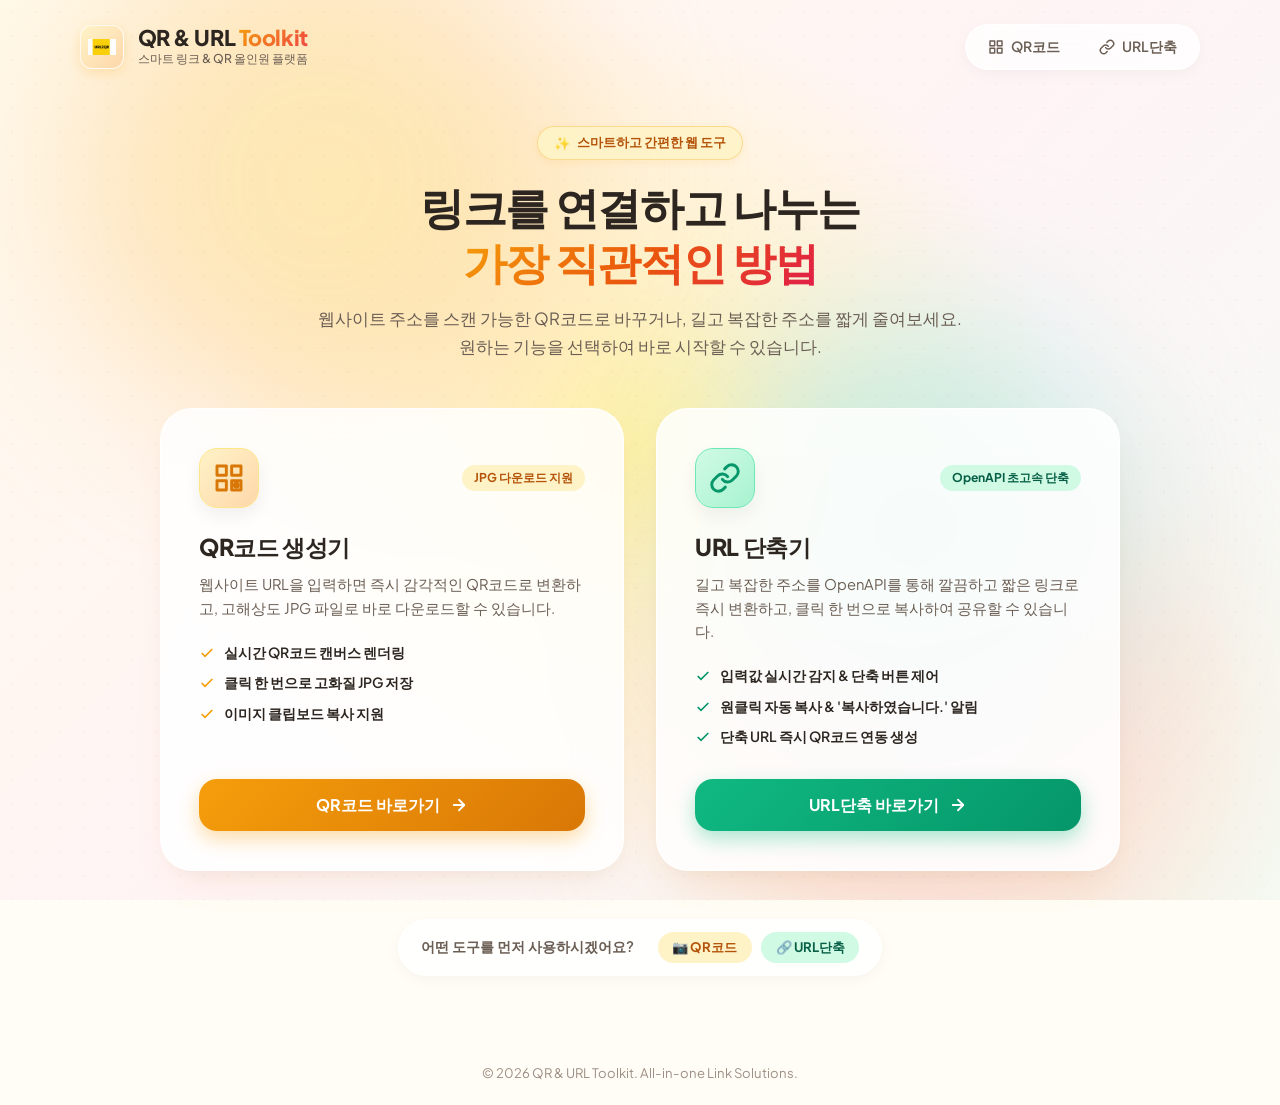
<file: index.html>
<!DOCTYPE html>
<html lang="ko">
<head>
  <meta charset="UTF-8">
  <meta name="viewport" content="width=device-width, initial-scale=1.0">
  <title>QR & URL 스마트 툴킷 - QR코드 생성 및 URL 단축 서비스</title>
  <meta name="description" content="URL을 예쁜 QR코드로 변환하고 JPG로 다운로드하거나, 복잡하고 긴 URL을 짧고 깔끔하게 단축해 주는 올인원 링크 유틸리티 서비스입니다.">
  
  <!-- Open Graph -->
  <meta property="og:title" content="QR & URL 스마트 툴킷">
  <meta property="og:description" content="QR코드 생성과 URL단축을 한 곳에서 빠르고 스마트하게!">
  <meta property="og:type" content="website">

  <!-- Google Fonts -->
  <link rel="preconnect" href="https://fonts.googleapis.com">
  <link rel="preconnect" href="https://fonts.gstatic.com" crossorigin>
  <link href="https://fonts.googleapis.com/css2?family=Plus+Jakarta+Sans:wght@400;500;600;700;800&family=Pretendard:wght@400;500;600;700;800&display=swap" rel="stylesheet">

  <!-- Favicon -->
  <link rel="icon" type="image/png" href="img/logo.png">

  <!-- Stylesheet -->
  <link rel="stylesheet" href="css/style.css">
</head>
<body>

  <!-- Ambient Dynamic Gradient Background Elements -->
  <div class="ambient-background" id="ambientBg" aria-hidden="true">
    <div class="ambient-orb orb-1"></div>
    <div class="ambient-orb orb-2"></div>
    <div class="ambient-orb orb-3"></div>
    <div class="orb-mouse-aura" id="mouseAura"></div>
  </div>
  <div class="pattern-overlay" aria-hidden="true"></div>

  <!-- Header Section -->
  <header class="app-header">
    <a href="index.html" class="logo-container" title="메인 홈으로">
      <div class="logo-badge">
        <img src="img/logo.png" alt="QR & URL Toolkit 로고">
      </div>
      <div class="brand-text-wrap">
        <h1 class="brand-title">QR & URL <span class="highlight">Toolkit</span></h1>
        <span class="brand-desc">스마트 링크 & QR 올인원 플랫폼</span>
      </div>
    </a>

    <!-- Top Quick Switcher Buttons -->
    <nav class="nav-switch-group" aria-label="메인 빠른 이동">
      <a href="url2qr/index.html" class="nav-btn" id="topBtnQr" title="QR코드 생성기로 이동">
        <svg width="16" height="16" viewBox="0 0 24 24" fill="none" stroke="currentColor" stroke-width="2.2" stroke-linecap="round" stroke-linejoin="round">
          <rect x="3" y="3" width="7" height="7"></rect>
          <rect x="14" y="3" width="7" height="7"></rect>
          <rect x="14" y="14" width="7" height="7"></rect>
          <rect x="3" y="14" width="7" height="7"></rect>
        </svg>
        <span>QR코드</span>
      </a>
      <a href="urlShort/index.html" class="nav-btn" id="topBtnShort" title="URL단축 서비스로 이동">
        <svg width="16" height="16" viewBox="0 0 24 24" fill="none" stroke="currentColor" stroke-width="2.2" stroke-linecap="round" stroke-linejoin="round">
          <path d="M10 13a5 5 0 0 0 7.54.54l3-3a5 5 0 0 0-7.07-7.07l-1.72 1.71"></path>
          <path d="M14 11a5 5 0 0 0-7.54-.54l-3 3a5 5 0 0 0 7.07 7.07l1.71-1.71"></path>
        </svg>
        <span>URL단축</span>
      </a>
    </nav>
  </header>

  <!-- Main Hero & Service Selection -->
  <main class="main-wrapper">
    <div class="hub-container">
      
      <!-- Hero Header -->
      <section class="hero-section">
        <div class="hero-badge">
          <span>✨</span>
          <span>스마트하고 간편한 웹 도구</span>
        </div>
        <h2 class="hero-title">
          링크를 연결하고 나누는<br>
          <span class="gradient-text">가장 직관적인 방법</span>
        </h2>
        <p class="hero-subtitle">
          웹사이트 주소를 스캔 가능한 QR코드로 바꾸거나, 길고 복잡한 주소를 짧게 줄여보세요.<br>
          원하는 기능을 선택하여 바로 시작할 수 있습니다.
        </p>
      </section>

      <!-- 1, 2, 3: Service Cards Selection Grid with Buttons -->
      <section class="cards-grid" aria-label="서비스 선택">
        
        <!-- Card 1: QR코드 생성기 (연결: url2qr/index.html) -->
        <div class="service-card" id="cardQr">
          <div class="card-glow" aria-hidden="true"></div>
          
          <div class="card-top">
            <div class="service-icon qr-icon-theme">
              <svg width="32" height="32" viewBox="0 0 24 24" fill="none" stroke="currentColor" stroke-width="2.2" stroke-linecap="round" stroke-linejoin="round">
                <rect x="3" y="3" width="7" height="7"></rect>
                <rect x="14" y="3" width="7" height="7"></rect>
                <rect x="14" y="14" width="7" height="7"></rect>
                <rect x="3" y="14" width="7" height="7"></rect>
                <circle cx="17.5" cy="17.5" r="1.5" fill="currentColor"></circle>
              </svg>
            </div>
            <span class="card-pill">JPG 다운로드 지원</span>
          </div>

          <div class="card-body">
            <h3 class="card-title">QR코드 생성기</h3>
            <p class="card-desc">
              웹사이트 URL을 입력하면 즉시 감각적인 QR코드로 변환하고, 고해상도 JPG 파일로 바로 다운로드할 수 있습니다.
            </p>
            <ul class="feature-checklist">
              <li>
                <svg width="16" height="16" viewBox="0 0 24 24" fill="none" stroke="#f59e0b" stroke-width="2.5"><polyline points="20 6 9 17 4 12"></polyline></svg>
                <span>실시간 QR코드 캔버스 렌더링</span>
              </li>
              <li>
                <svg width="16" height="16" viewBox="0 0 24 24" fill="none" stroke="#f59e0b" stroke-width="2.5"><polyline points="20 6 9 17 4 12"></polyline></svg>
                <span>클릭 한 번으로 고화질 JPG 저장</span>
              </li>
              <li>
                <svg width="16" height="16" viewBox="0 0 24 24" fill="none" stroke="#f59e0b" stroke-width="2.5"><polyline points="20 6 9 17 4 12"></polyline></svg>
                <span>이미지 클립보드 복사 지원</span>
              </li>
            </ul>
          </div>

          <!-- 1 & 2: 'QR코드' 버튼 (url2qr/index.html 연결) -->
          <div class="card-footer">
            <a href="url2qr/index.html" class="btn-card-action btn-qr-action" id="btnGoQr" title="QR코드 생성기로 이동">
              <span>QR코드 바로가기</span>
              <svg width="18" height="18" viewBox="0 0 24 24" fill="none" stroke="currentColor" stroke-width="2.4" stroke-linecap="round" stroke-linejoin="round">
                <line x1="5" y1="12" x2="19" y2="12"></line>
                <polyline points="12 5 19 12 12 19"></polyline>
              </svg>
            </a>
          </div>
        </div>

        <!-- Card 2: URL 단축기 (연결: urlShort/index.html) -->
        <div class="service-card" id="cardShort">
          <div class="card-glow" aria-hidden="true"></div>
          
          <div class="card-top">
            <div class="service-icon short-icon-theme">
              <svg width="32" height="32" viewBox="0 0 24 24" fill="none" stroke="currentColor" stroke-width="2.2" stroke-linecap="round" stroke-linejoin="round">
                <path d="M10 13a5 5 0 0 0 7.54.54l3-3a5 5 0 0 0-7.07-7.07l-1.72 1.71"></path>
                <path d="M14 11a5 5 0 0 0-7.54-.54l-3 3a5 5 0 0 0 7.07 7.07l1.71-1.71"></path>
              </svg>
            </div>
            <span class="card-pill pill-cyan">OpenAPI 초고속 단축</span>
          </div>

          <div class="card-body">
            <h3 class="card-title">URL 단축기</h3>
            <p class="card-desc">
              길고 복잡한 주소를 OpenAPI를 통해 깔끔하고 짧은 링크로 즉시 변환하고, 클릭 한 번으로 복사하여 공유할 수 있습니다.
            </p>
            <ul class="feature-checklist">
              <li>
                <svg width="16" height="16" viewBox="0 0 24 24" fill="none" stroke="#059669" stroke-width="2.5"><polyline points="20 6 9 17 4 12"></polyline></svg>
                <span>입력값 실시간 감지 & 단축 버튼 제어</span>
              </li>
              <li>
                <svg width="16" height="16" viewBox="0 0 24 24" fill="none" stroke="#059669" stroke-width="2.5"><polyline points="20 6 9 17 4 12"></polyline></svg>
                <span>원클릭 자동 복사 & '복사하였습니다.' 알림</span>
              </li>
              <li>
                <svg width="16" height="16" viewBox="0 0 24 24" fill="none" stroke="#059669" stroke-width="2.5"><polyline points="20 6 9 17 4 12"></polyline></svg>
                <span>단축 URL 즉시 QR코드 연동 생성</span>
              </li>
            </ul>
          </div>

          <!-- 1 & 3: 'URL단축' 버튼 (urlShort/index.html 연결) -->
          <div class="card-footer">
            <a href="urlShort/index.html" class="btn-card-action btn-short-action" id="btnGoShort" title="URL 단축 서비스로 이동">
              <span>URL단축 바로가기</span>
              <svg width="18" height="18" viewBox="0 0 24 24" fill="none" stroke="currentColor" stroke-width="2.4" stroke-linecap="round" stroke-linejoin="round">
                <line x1="5" y1="12" x2="19" y2="12"></line>
                <polyline points="12 5 19 12 12 19"></polyline>
              </svg>
            </a>
          </div>
        </div>

      </section>

      <!-- Quick Action Floating Bar -->
      <div class="bottom-action-bar">
        <span>어떤 도구를 먼저 사용하시겠어요?</span>
        <div class="action-btn-row">
          <a href="url2qr/index.html" class="quick-link-btn qr-theme">
            <span>📷 QR코드</span>
          </a>
          <a href="urlShort/index.html" class="quick-link-btn short-theme">
            <span>🔗 URL단축</span>
          </a>
        </div>
      </div>

    </div>
  </main>

  <!-- Footer -->
  <footer class="app-footer">
    <p>© 2026 QR & URL Toolkit. All-in-one Link Solutions.</p>
  </footer>

  <!-- Scripts -->
  <script src="js/main.js"></script>
</body>
</html>
</file>
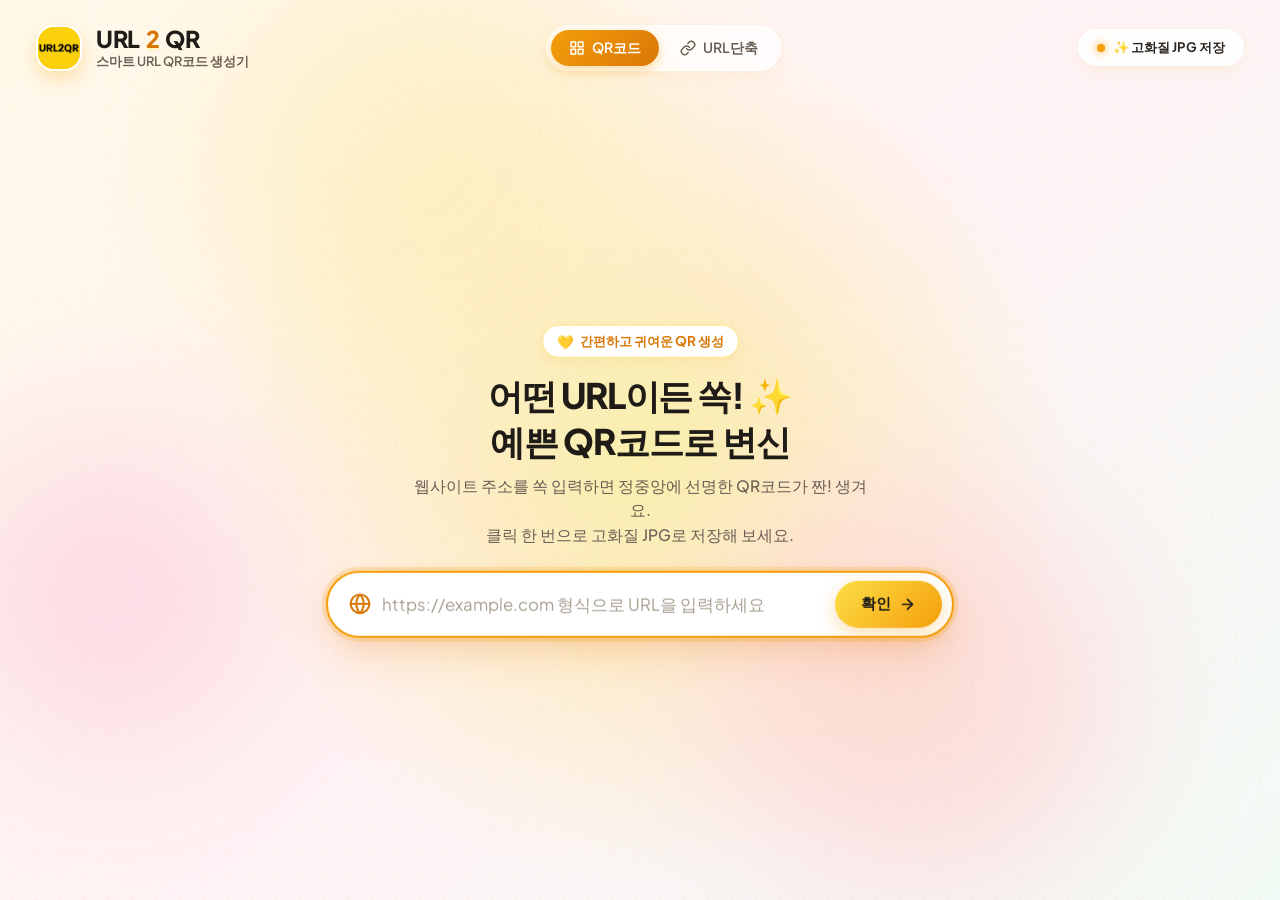
<file: url2qr/index.html>
<!DOCTYPE html>
<html lang="ko">
<head>
  <meta charset="UTF-8">
  <meta name="viewport" content="width=device-width, initial-scale=1.0">
  <title>URL2QR - 스마트한 URL QR코드 생성 및 JPG 다운로드</title>
  <meta name="description" content="URL을 입력하면 즉시 감각적인 QR코드로 변환하고, 클릭 한 번으로 고해상도 JPG 파일로 다운로드할 수 있는 QR코드 웹 서비스입니다.">
  
  <!-- Open Graph -->
  <meta property="og:title" content="URL2QR - 심플하고 빠른 QR코드 생성기">
  <meta property="og:description" content="원하는 웹사이트 주소를 간편하게 QR코드로 변환하고 고화질 JPG로 저장하세요.">
  <meta property="og:type" content="website">

  <!-- Google Fonts -->
  <link rel="preconnect" href="https://fonts.googleapis.com">
  <link rel="preconnect" href="https://fonts.gstatic.com" crossorigin>
  <link href="https://fonts.googleapis.com/css2?family=Plus+Jakarta+Sans:wght@400;500;600;700;800&display=swap" rel="stylesheet">

  <!-- Favicon -->
  <link rel="icon" type="image/png" href="img/logo.png">

  <!-- Stylesheet -->
  <link rel="stylesheet" href="css/style.css">
</head>
<body>

  <!-- Ambient Cute Gradient Background Elements -->
  <div class="ambient-background" id="ambientBg" aria-hidden="true">
    <div class="ambient-orb orb-1"></div>
    <div class="ambient-orb orb-2"></div>
    <div class="ambient-orb orb-3"></div>
    <div class="orb-mouse-aura" id="mouseAura"></div>
  </div>
  <div class="pattern-overlay" aria-hidden="true"></div>

  <!-- Header Section -->
  <header class="app-header">
    <a href="../index.html" class="logo-container" id="logoReloadBtn" title="메인 허브로 이동">
      <div class="logo-badge">
        <img src="img/logo.png" alt="URL2QR 로고">
      </div>
      <div class="brand-text-wrap">
        <h1 class="brand-title">URL<span class="highlight">2</span>QR</h1>
        <span class="brand-desc">스마트 URL QR코드 생성기</span>
      </div>
    </a>

    <!-- Navigation Switcher Buttons -->
    <nav class="nav-switch-group" aria-label="서비스 전환">
      <a href="index.html" class="nav-btn active" id="navBtnQr" title="현재 서비스: QR코드" aria-current="page">
        <svg width="16" height="16" viewBox="0 0 24 24" fill="none" stroke="currentColor" stroke-width="2.2" stroke-linecap="round" stroke-linejoin="round">
          <rect x="3" y="3" width="7" height="7"></rect>
          <rect x="14" y="3" width="7" height="7"></rect>
          <rect x="14" y="14" width="7" height="7"></rect>
          <rect x="3" y="14" width="7" height="7"></rect>
        </svg>
        <span>QR코드</span>
      </a>
      <a href="../urlShort/index.html" class="nav-btn" id="navBtnShort" title="URL단축 서비스로 이동">
        <svg width="16" height="16" viewBox="0 0 24 24" fill="none" stroke="currentColor" stroke-width="2.2" stroke-linecap="round" stroke-linejoin="round">
          <path d="M10 13a5 5 0 0 0 7.54.54l3-3a5 5 0 0 0-7.07-7.07l-1.72 1.71"></path>
          <path d="M14 11a5 5 0 0 0-7.54-.54l-3 3a5 5 0 0 0 7.07 7.07l1.71-1.71"></path>
        </svg>
        <span>URL단축</span>
      </a>
    </nav>

    <div class="header-status-badge">
      <span class="status-dot"></span>
      <span>✨ 고화질 JPG 저장</span>
    </div>
  </header>

  <!-- Main Workspace -->
  <main class="main-wrapper">
    <!-- QR Display Stage (Centered) -->
    <div class="stage-container" id="stageContainer">
      
      <!-- QR Card Container (Reveals when QR is generated) -->
      <section class="qr-card-container" id="qrCardContainer" aria-live="polite">
        <div class="qr-card">
          <!-- Card Header: Target URL Chip -->
          <div class="qr-card-header">
            <div class="target-url-chip" title="생성된 URL">
              <svg width="15" height="15" viewBox="0 0 24 24" fill="none" stroke="currentColor" stroke-width="2.2" stroke-linecap="round" stroke-linejoin="round">
                <path d="M10 13a5 5 0 0 0 7.54.54l3-3a5 5 0 0 0-7.07-7.07l-1.72 1.71"></path>
                <path d="M14 11a5 5 0 0 0-7.54-.54l-3 3a5 5 0 0 0 7.07 7.07l1.71-1.71"></path>
              </svg>
              <span class="target-url-text" id="targetUrlDisplay">https://example.com</span>
              <button type="button" class="btn-chip-copy" id="btnCopyUrl" title="URL 주소 복사" aria-label="URL 주소 복사">
                <svg width="13" height="13" viewBox="0 0 24 24" fill="none" stroke="currentColor" stroke-width="2" stroke-linecap="round" stroke-linejoin="round">
                  <rect x="9" y="9" width="13" height="13" rx="2" ry="2"></rect>
                  <path d="M5 15H4a2 2 0 0 1-2-2V4a2 2 0 0 1 2-2h9a2 2 0 0 1 2 2v1"></path>
                </svg>
              </button>
            </div>
            <span class="badge-format">JPG</span>
          </div>

          <!-- Interactive QR Code Element (Click to Download) -->
          <div class="qr-interactive-frame" id="qrInteractiveFrame" role="button" tabindex="0" title="클릭하여 고화질 JPG로 다운로드" aria-label="QR코드 클릭하여 JPG 다운로드">
            <div class="qr-canvas-holder" id="qrCanvasContainer">
              <!-- QRCode.js renders canvas here -->
            </div>
            
            <!-- Hover Action Overlay -->
            <div class="qr-hover-overlay">
              <div class="download-icon-circle">
                <svg width="24" height="24" viewBox="0 0 24 24" fill="none" stroke="currentColor" stroke-width="2.5" stroke-linecap="round" stroke-linejoin="round">
                  <path d="M21 15v4a2 2 0 0 1-2 2H5a2 2 0 0 1-2-2v-4"></path>
                  <polyline points="7 10 12 15 17 10"></polyline>
                  <line x1="12" y1="15" x2="12" y2="3"></line>
                </svg>
              </div>
              <span class="hover-label-title">클릭하여 JPG 다운로드</span>
              <span class="hover-label-sub">고해상도 이미지로 즉시 저장</span>
            </div>
          </div>

          <!-- Card Footer Actions -->
          <div class="qr-card-footer">
            <p class="hint-download-text">
              <svg width="14" height="14" viewBox="0 0 24 24" fill="none" stroke="currentColor" stroke-width="2" stroke-linecap="round" stroke-linejoin="round">
                <circle cx="12" cy="12" r="10"></circle>
                <line x1="12" y1="16" x2="12" y2="12"></line>
                <line x1="12" y1="8" x2="12.01" y2="8"></line>
              </svg>
              QR코드를 <span class="key-highlight">직접 클릭</span>하거나 아래 버튼을 누르면 다운로드됩니다.
            </p>

            <div class="card-action-buttons">
              <button type="button" class="btn-action-primary" id="btnDownloadJpg" title="고화질 JPG 파일 다운로드">
                <svg width="18" height="18" viewBox="0 0 24 24" fill="none" stroke="currentColor" stroke-width="2.3" stroke-linecap="round" stroke-linejoin="round">
                  <path d="M21 15v4a2 2 0 0 1-2 2H5a2 2 0 0 1-2-2v-4"></path>
                  <polyline points="7 10 12 15 17 10"></polyline>
                  <line x1="12" y1="15" x2="12" y2="3"></line>
                </svg>
                JPG 다운로드
              </button>
              <button type="button" class="btn-action-secondary" id="btnCopyImage" title="클립보드로 이미지 복사">
                <svg width="16" height="16" viewBox="0 0 24 24" fill="none" stroke="currentColor" stroke-width="2" stroke-linecap="round" stroke-linejoin="round">
                  <rect x="9" y="9" width="13" height="13" rx="2" ry="2"></rect>
                  <path d="M5 15H4a2 2 0 0 1-2-2V4a2 2 0 0 1 2-2h9a2 2 0 0 1 2 2v1"></path>
                </svg>
                이미지 복사
              </button>
            </div>
          </div>

        </div>
      </section>

    </div>

    <!-- URL Input Section: Initially Centered, Moves to Bottom upon Confirm -->
    <section class="input-section state-center" id="inputSection">
      
      <!-- Intro Title (Visible in center state) -->
      <div class="intro-text-wrap" id="introTextWrap">
        <div class="intro-badge">
          <span>💛</span>
          <span>간편하고 귀여운 QR 생성</span>
        </div>
        <h2 class="intro-title">어떤 URL이든 쏙! <span class="sparkle">✨</span><br>예쁜 QR코드로 변신</h2>
        <p class="intro-subtitle">웹사이트 주소를 쏙 입력하면 정중앙에 선명한 QR코드가 짠! 생겨요.<br>클릭 한 번으로 고화질 JPG로 저장해 보세요.</p>
      </div>

      <!-- Input Bar Form -->
      <form class="input-bar-container" id="urlForm" autocomplete="off" onsubmit="return false;">
        <div class="input-icon" aria-hidden="true">
          <svg width="20" height="20" viewBox="0 0 24 24" fill="none" stroke="currentColor" stroke-width="2.2" stroke-linecap="round" stroke-linejoin="round">
            <circle cx="12" cy="12" r="10"></circle>
            <line x1="2" y1="12" x2="22" y2="12"></line>
            <path d="M12 2a15.3 15.3 0 0 1 4 10 15.3 15.3 0 0 1-4 10 15.3 15.3 0 0 1-4-10 15.3 15.3 0 0 1 4-10z"></path>
          </svg>
        </div>

        <input 
          type="text" 
          class="url-input" 
          id="urlInput" 
          placeholder="https://example.com 형식으로 URL을 입력하세요"
          aria-label="변환할 URL 입력"
          autofocus
        >

        <button type="button" class="btn-clear-input" id="btnClearInput" title="입력 지우기" aria-label="입력 지우기">
          <svg width="16" height="16" viewBox="0 0 24 24" fill="none" stroke="currentColor" stroke-width="2" stroke-linecap="round" stroke-linejoin="round">
            <line x1="18" y1="6" x2="6" y2="18"></line>
            <line x1="6" y1="6" x2="18" y2="18"></line>
          </svg>
        </button>

        <button type="submit" class="btn-submit" id="btnSubmit">
          <span>확인</span>
          <svg width="17" height="17" viewBox="0 0 24 24" fill="none" stroke="currentColor" stroke-width="2.4" stroke-linecap="round" stroke-linejoin="round">
            <line x1="5" y1="12" x2="19" y2="12"></line>
            <polyline points="12 5 19 12 12 19"></polyline>
          </svg>
        </button>
      </form>

      <!-- Bottom Helper Bar (Visible when in bottom state) -->
      <div class="bottom-helper-bar">
        <span>새로운 URL을 입력하고 <strong>확인</strong>을 누르면 QR이 즉시 갱신됩니다.</span>
        <button type="button" class="btn-reset-view" id="btnResetView">
          <svg width="12" height="12" viewBox="0 0 24 24" fill="none" stroke="currentColor" stroke-width="2" stroke-linecap="round" stroke-linejoin="round">
            <polyline points="1 4 1 10 7 10"></polyline>
            <path d="M3.51 15a9 9 0 1 0 2.13-9.36L1 10"></path>
          </svg>
          처음 화면으로
        </button>
      </div>

    </section>
  </main>

  <!-- Toast Notification Alert -->
  <div class="toast-container" id="toastContainer" role="status" aria-live="polite">
    <div class="toast-icon">
      <svg width="18" height="18" viewBox="0 0 24 24" fill="none" stroke="currentColor" stroke-width="2.5" stroke-linecap="round" stroke-linejoin="round">
        <polyline points="20 6 9 17 4 12"></polyline>
      </svg>
    </div>
    <span class="toast-message" id="toastMessage">QR코드가 JPG 파일로 저장되었습니다!</span>
  </div>

  <!-- Scripts -->
  <script src="js/qrcode.min.js"></script>
  <script src="js/app.js"></script>
</body>
</html>
</file>
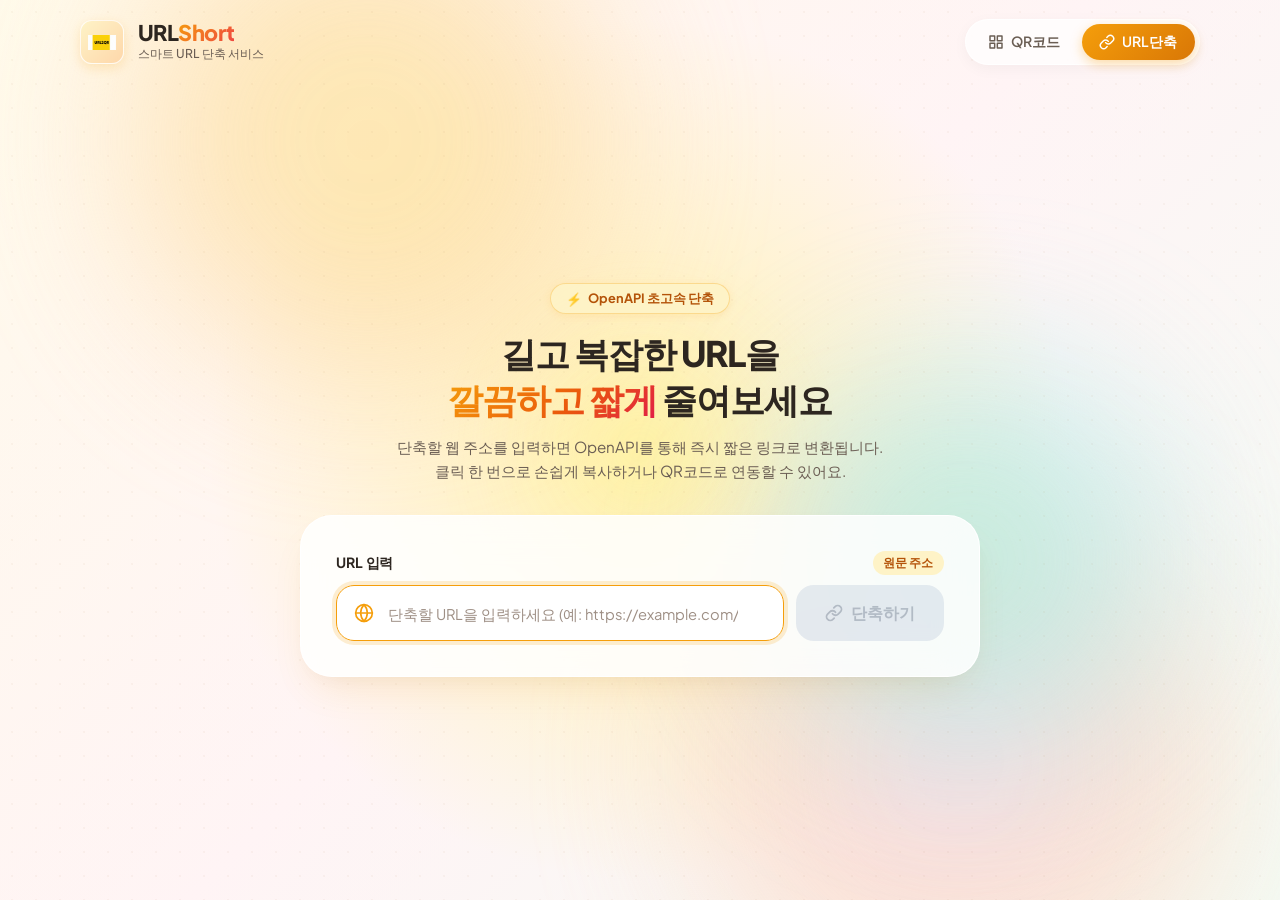
<file: urlShort/index.html>
<!DOCTYPE html>
<html lang="ko">
<head>
  <meta charset="UTF-8">
  <meta name="viewport" content="width=device-width, initial-scale=1.0">
  <title>URL 단축기 - 간편하고 빠른 링크 단축 서비스</title>
  <meta name="description" content="긴 URL을 깔끔하고 짧은 링크로 즉시 변환해 주는 OpenAPI 기반 무료 URL 단축 서비스입니다. 원클릭 복사 및 QR코드 연계 기능을 제공합니다.">
  
  <!-- Open Graph -->
  <meta property="og:title" content="URL 단축기 - 간편하고 빠른 링크 단축 서비스">
  <meta property="og:description" content="긴 주소를 한 번의 클릭으로 깔끔하게 줄이고 쉽게 공유해 보세요.">
  <meta property="og:type" content="website">

  <!-- Google Fonts -->
  <link rel="preconnect" href="https://fonts.googleapis.com">
  <link rel="preconnect" href="https://fonts.gstatic.com" crossorigin>
  <link href="https://fonts.googleapis.com/css2?family=Plus+Jakarta+Sans:wght@400;500;600;700;800&family=Pretendard:wght@400;500;600;700;800&display=swap" rel="stylesheet">

  <!-- Favicon -->
  <link rel="icon" type="image/png" href="img/logo.png">

  <!-- Stylesheet -->
  <link rel="stylesheet" href="css/style.css">
</head>
<body>

  <!-- Ambient Dynamic Gradient Background -->
  <div class="ambient-background" id="ambientBg" aria-hidden="true">
    <div class="ambient-orb orb-1"></div>
    <div class="ambient-orb orb-2"></div>
    <div class="ambient-orb orb-3"></div>
    <div class="orb-mouse-aura" id="mouseAura"></div>
  </div>
  <div class="pattern-overlay" aria-hidden="true"></div>

  <!-- Header Section with Navigation -->
  <header class="app-header">
    <a href="../index.html" class="logo-container" id="logoHomeBtn" title="메인 허브로 이동">
      <div class="logo-badge">
        <img src="img/logo.png" alt="URL Service 로고">
      </div>
      <div class="brand-text-wrap">
        <h1 class="brand-title">URL<span class="highlight">Short</span></h1>
        <span class="brand-desc">스마트 URL 단축 서비스</span>
      </div>
    </a>

    <!-- Navigation Switcher Buttons -->
    <nav class="nav-switch-group" aria-label="서비스 전환">
      <a href="../url2qr/index.html" class="nav-btn" id="navBtnQr" title="QR코드 생성기로 이동">
        <svg width="16" height="16" viewBox="0 0 24 24" fill="none" stroke="currentColor" stroke-width="2.2" stroke-linecap="round" stroke-linejoin="round">
          <rect x="3" y="3" width="7" height="7"></rect>
          <rect x="14" y="3" width="7" height="7"></rect>
          <rect x="14" y="14" width="7" height="7"></rect>
          <rect x="3" y="14" width="7" height="7"></rect>
        </svg>
        <span>QR코드</span>
      </a>
      <a href="index.html" class="nav-btn active" id="navBtnShort" title="현재 서비스: URL단축" aria-current="page">
        <svg width="16" height="16" viewBox="0 0 24 24" fill="none" stroke="currentColor" stroke-width="2.2" stroke-linecap="round" stroke-linejoin="round">
          <path d="M10 13a5 5 0 0 0 7.54.54l3-3a5 5 0 0 0-7.07-7.07l-1.72 1.71"></path>
          <path d="M14 11a5 5 0 0 0-7.54-.54l-3 3a5 5 0 0 0 7.07 7.07l1.71-1.71"></path>
        </svg>
        <span>URL단축</span>
      </a>
    </nav>
  </header>

  <!-- Main Container -->
  <main class="main-wrapper">
    <div class="app-card-wrapper">
      
      <!-- Intro Section -->
      <section class="intro-section">
        <div class="badge-pill">
          <span class="badge-icon">⚡</span>
          <span>OpenAPI 초고속 단축</span>
        </div>
        <h2 class="page-title">길고 복잡한 URL을<br><span class="gradient-text">깔끔하고 짧게</span> 줄여보세요</h2>
        <p class="page-subtitle">단축할 웹 주소를 입력하면 OpenAPI를 통해 즉시 짧은 링크로 변환됩니다.<br>클릭 한 번으로 손쉽게 복사하거나 QR코드로 연동할 수 있어요.</p>
      </section>

      <!-- URL Shortener Form Card -->
      <section class="shortener-card" aria-label="URL 단축 기능 카드">
        
        <!-- 3-1: URL 입력 상단 라벨 바 -->
        <div class="input-label-bar">
          <label for="urlInput" class="input-label">URL 입력</label>
          <span class="input-hint-tag">원문 주소</span>
        </div>

        <!-- Input Row -->
        <form class="url-input-form" id="shortenForm" autocomplete="off" onsubmit="return false;">
          <div class="input-field-group">
            <div class="input-icon-box" aria-hidden="true">
              <svg width="20" height="20" viewBox="0 0 24 24" fill="none" stroke="currentColor" stroke-width="2" stroke-linecap="round" stroke-linejoin="round">
                <circle cx="12" cy="12" r="10"></circle>
                <line x1="2" y1="12" x2="22" y2="12"></line>
                <path d="M12 2a15.3 15.3 0 0 1 4 10 15.3 15.3 0 0 1-4 10 15.3 15.3 0 0 1-4-10 15.3 15.3 0 0 1 4-10z"></path>
              </svg>
            </div>
            
            <!-- 3-1: URL 입력창 -->
            <input 
              type="text" 
              class="url-input-control" 
              id="urlInput" 
              placeholder="단축할 URL을 입력하세요 (예: https://example.com/very/long/path...)"
              aria-label="단축할 URL 입력창"
              autofocus
            >

            <!-- Input Clear Button -->
            <button type="button" class="btn-clear" id="btnClearInput" title="입력 지우기" aria-label="입력 지우기" style="display: none;">
              <svg width="16" height="16" viewBox="0 0 24 24" fill="none" stroke="currentColor" stroke-width="2.2" stroke-linecap="round" stroke-linejoin="round">
                <line x1="18" y1="6" x2="6" y2="18"></line>
                <line x1="6" y1="6" x2="18" y2="18"></line>
              </svg>
            </button>
          </div>

          <!-- 3-1 & 3-2: 단축하기 버튼 (입력 필드가 비어있으면 disabled) -->
          <button type="submit" class="btn-shorten" id="btnShorten" disabled>
            <span class="btn-content">
              <svg class="icon-link" width="18" height="18" viewBox="0 0 24 24" fill="none" stroke="currentColor" stroke-width="2.4" stroke-linecap="round" stroke-linejoin="round">
                <path d="M10 13a5 5 0 0 0 7.54.54l3-3a5 5 0 0 0-7.07-7.07l-1.72 1.71"></path>
                <path d="M14 11a5 5 0 0 0-7.54-.54l-3 3a5 5 0 0 0 7.07 7.07l1.71-1.71"></path>
              </svg>
              <span class="btn-text">단축하기</span>
            </span>
            <span class="btn-spinner" aria-hidden="true" style="display: none;"></span>
          </button>
        </form>

        <!-- Error Message Notice -->
        <div class="error-notice" id="errorNotice" role="alert" style="display: none;">
          <svg width="16" height="16" viewBox="0 0 24 24" fill="none" stroke="currentColor" stroke-width="2.2" stroke-linecap="round" stroke-linejoin="round">
            <circle cx="12" cy="12" r="10"></circle>
            <line x1="12" y1="8" x2="12" y2="12"></line>
            <line x1="12" y1="16" x2="12.01" y2="16"></line>
          </svg>
          <span id="errorMessageText">유효한 URL을 입력해 주세요. (예: https://example.com)</span>
        </div>

        <!-- 3-1, 3-3, 3-4: 단축 결과 출력 영역 (읽기 전용 출력 상자 + 복사 버튼) -->
        <div class="result-section" id="resultSection" aria-live="polite">
          <div class="result-label-bar">
            <span class="result-label">단축된 URL 결과</span>
            <span class="result-status-tag" id="resultStatusTag">단축 완료</span>
          </div>

          <div class="result-box-container">
            <div class="output-icon-box" aria-hidden="true">
              <svg width="18" height="18" viewBox="0 0 24 24" fill="none" stroke="currentColor" stroke-width="2.2" stroke-linecap="round" stroke-linejoin="round">
                <polyline points="9 11 12 14 22 4"></polyline>
                <path d="M21 12v7a2 2 0 0 1-2 2H5a2 2 0 0 1-2-2V5a2 2 0 0 1 2-2h11"></path>
              </svg>
            </div>
            
            <!-- 3-1 & 3-3: 읽기 전용 출력 상자 -->
            <input 
              type="text" 
              class="url-output-control" 
              id="shortUrlOutput" 
              readonly 
              placeholder="단축된 URL이 여기에 표시됩니다" 
              aria-label="단축된 URL 출력 상자 (읽기 전용)"
            >

            <!-- 3-4: 복사 버튼 -->
            <button type="button" class="btn-copy" id="btnCopy" title="단축된 URL 복사" aria-label="단축된 URL 클립보드 복사">
              <svg width="17" height="17" viewBox="0 0 24 24" fill="none" stroke="currentColor" stroke-width="2.2" stroke-linecap="round" stroke-linejoin="round">
                <rect x="9" y="9" width="13" height="13" rx="2" ry="2"></rect>
                <path d="M5 15H4a2 2 0 0 1-2-2V4a2 2 0 0 1 2-2h9a2 2 0 0 1 2 2v1"></path>
              </svg>
              <span>복사</span>
            </button>
          </div>

          <!-- Result Extra Quick Actions -->
          <div class="result-actions-row">
            <a href="#" target="_blank" rel="noopener noreferrer" class="btn-action-link" id="btnOpenUrl" title="새 탭에서 바로 열기">
              <svg width="14" height="14" viewBox="0 0 24 24" fill="none" stroke="currentColor" stroke-width="2.2" stroke-linecap="round" stroke-linejoin="round">
                <path d="M18 13v6a2 2 0 0 1-2 2H5a2 2 0 0 1-2-2V8a2 2 0 0 1 2-2h6"></path>
                <polyline points="15 3 21 3 21 9"></polyline>
                <line x1="10" y1="14" x2="21" y2="3"></line>
              </svg>
              <span>바로 열기</span>
            </a>

            <button type="button" class="btn-action-link" id="btnMakeQr" title="이 단축 URL로 QR코드 만들기">
              <svg width="14" height="14" viewBox="0 0 24 24" fill="none" stroke="currentColor" stroke-width="2.2" stroke-linecap="round" stroke-linejoin="round">
                <rect x="3" y="3" width="7" height="7"></rect>
                <rect x="14" y="3" width="7" height="7"></rect>
                <rect x="14" y="14" width="7" height="7"></rect>
                <rect x="3" y="14" width="7" height="7"></rect>
              </svg>
              <span>QR코드로 만들기</span>
            </button>
          </div>

        </div>

        <!-- History Section (Recent Shortened Links) -->
        <div class="history-section" id="historySection" style="display: none;">
          <div class="history-header">
            <span class="history-title">최근 단축한 링크 내역</span>
            <button type="button" class="btn-clear-history" id="btnClearHistory">내역 삭제</button>
          </div>
          <ul class="history-list" id="historyList"></ul>
        </div>

      </section>

    </div>
  </main>

  <!-- 3-4: '복사하였습니다.' Toast 알림창 -->
  <div class="toast-container" id="toastContainer" role="status" aria-live="polite">
    <div class="toast-icon">
      <svg width="18" height="18" viewBox="0 0 24 24" fill="none" stroke="currentColor" stroke-width="2.5" stroke-linecap="round" stroke-linejoin="round">
        <polyline points="20 6 9 17 4 12"></polyline>
      </svg>
    </div>
    <span class="toast-message" id="toastMessage">복사하였습니다.</span>
  </div>

  <!-- Custom Alert Modal (for explicit alert fallback or visual wow) -->
  <div class="alert-modal-backdrop" id="alertModal" aria-hidden="true" style="display: none;">
    <div class="alert-modal-card" role="dialog" aria-modal="true" aria-labelledby="modalTitle">
      <div class="modal-icon-circle">
        <svg width="26" height="26" viewBox="0 0 24 24" fill="none" stroke="currentColor" stroke-width="2.5" stroke-linecap="round" stroke-linejoin="round">
          <polyline points="20 6 9 17 4 12"></polyline>
        </svg>
      </div>
      <h3 class="modal-title" id="modalTitle">알림</h3>
      <p class="modal-body" id="modalMessage">복사하였습니다.</p>
      <button type="button" class="btn-modal-confirm" id="btnModalConfirm">확인</button>
    </div>
  </div>

  <!-- Scripts -->
  <script src="js/app.js"></script>
</body>
</html>
</file>
<file: css/style.css>
/* ==========================================================================
   QR & URL Toolkit - Root Portal Stylesheet
   Sweet & Warm Pastel Glassmorphism Design System
   ========================================================================== */

:root {
  /* Cursor Reactive Variables */
  --mouse-x: 50%;
  --mouse-y: 50%;
  --color-dynamic-1: #fff2b2;
  --color-dynamic-2: #ffd3b6;
  --color-dynamic-3: #ffcbf2;
  --color-dynamic-4: #caffbf;

  /* Theme Core Colors */
  --bg-creamy: #fffdf5;
  --brand-yellow: #f59e0b;
  --brand-yellow-deep: #d97706;
  --brand-yellow-light: #fef3c7;

  --brand-cyan: #059669;
  --brand-cyan-light: #d1fae5;

  /* Surfaces & Glass */
  --card-bg: rgba(255, 255, 255, 0.85);
  --card-border: rgba(255, 255, 255, 0.95);
  --glass-shadow: 0 20px 40px -15px rgba(217, 119, 6, 0.12), 0 8px 24px -6px rgba(0, 0, 0, 0.04);
  
  /* Text */
  --text-main: #2d2620;
  --text-muted: #6b5e54;
  --text-dim: #9e8f85;

  /* Radii */
  --radius-sm: 12px;
  --radius-md: 18px;
  --radius-lg: 24px;
  --radius-xl: 32px;
  --radius-pill: 9999px;
}

* {
  box-sizing: border-box;
  margin: 0;
  padding: 0;
  -webkit-font-smoothing: antialiased;
  -moz-osx-font-smoothing: grayscale;
}

body {
  font-family: 'Pretendard', 'Plus Jakarta Sans', -apple-system, BlinkMacSystemFont, 'Segoe UI', Roboto, sans-serif;
  background-color: var(--bg-creamy);
  color: var(--text-main);
  min-height: 100vh;
  overflow-x: hidden;
  position: relative;
  display: flex;
  flex-direction: column;
}

/* ==========================================================================
   Ambient Dynamic Pastel Canvas
   ========================================================================== */
.ambient-background {
  position: fixed;
  inset: 0;
  pointer-events: none;
  z-index: 0;
  overflow: hidden;
  background: 
    radial-gradient(circle at var(--mouse-x) var(--mouse-y), var(--color-dynamic-1) 0%, rgba(255, 253, 245, 0.3) 55%),
    linear-gradient(135deg, #fff9e6 0%, #fff0f5 50%, #effaf5 100%);
  transition: background 0.25s ease-out;
}

.ambient-orb {
  position: absolute;
  border-radius: 50%;
  filter: blur(80px);
  opacity: 0.65;
  will-change: transform;
  transition: transform 0.6s cubic-bezier(0.1, 0.8, 0.3, 1);
}

.orb-1 {
  width: 520px;
  height: 520px;
  background: radial-gradient(circle, #fde68a 0%, #fed7aa 70%);
  top: -80px;
  left: 5%;
  animation: floatOrb1 18s ease-in-out infinite alternate;
}

.orb-2 {
  width: 540px;
  height: 540px;
  background: radial-gradient(circle, #fbcfe8 0%, #fed7aa 80%);
  bottom: -100px;
  right: 5%;
  animation: floatOrb2 22s ease-in-out infinite alternate;
}

.orb-3 {
  width: 420px;
  height: 420px;
  background: radial-gradient(circle, #a7f3d0 0%, #bae6fd 80%);
  top: 35%;
  left: 55%;
  animation: floatOrb3 15s ease-in-out infinite alternate;
}

.orb-mouse-aura {
  position: absolute;
  width: 320px;
  height: 320px;
  border-radius: 50%;
  background: radial-gradient(circle, rgba(254, 240, 138, 0.45) 0%, rgba(255, 214, 224, 0) 70%);
  transform: translate(-50%, -50%);
  pointer-events: none;
  filter: blur(40px);
  left: var(--mouse-x);
  top: var(--mouse-y);
  opacity: 0.8;
}

.pattern-overlay {
  position: fixed;
  inset: 0;
  pointer-events: none;
  z-index: 1;
  background-image: radial-gradient(rgba(180, 140, 100, 0.06) 1.2px, transparent 1.2px);
  background-size: 24px 24px;
}

@keyframes floatOrb1 {
  0% { transform: translate(0, 0) scale(1); }
  50% { transform: translate(60px, 40px) scale(1.08); }
  100% { transform: translate(-40px, 70px) scale(0.95); }
}

@keyframes floatOrb2 {
  0% { transform: translate(0, 0) scale(1); }
  50% { transform: translate(-70px, -50px) scale(1.05); }
  100% { transform: translate(50px, -30px) scale(0.92); }
}

@keyframes floatOrb3 {
  0% { transform: translate(0, 0) scale(0.9); }
  100% { transform: translate(-50px, 50px) scale(1.1); }
}

/* ==========================================================================
   Header Section
   ========================================================================== */
.app-header {
  position: relative;
  z-index: 10;
  display: flex;
  align-items: center;
  justify-content: space-between;
  padding: 1.5rem 2.5rem;
  max-width: 1200px;
  margin: 0 auto;
  width: 100%;
}

.logo-container {
  display: flex;
  align-items: center;
  gap: 0.85rem;
  text-decoration: none;
  color: inherit;
  transition: transform 0.25s cubic-bezier(0.34, 1.56, 0.64, 1);
}

.logo-container:hover {
  transform: scale(1.03);
}

.logo-badge {
  width: 44px;
  height: 44px;
  border-radius: var(--radius-sm);
  background: linear-gradient(135deg, #fef3c7 0%, #fed7aa 100%);
  display: flex;
  align-items: center;
  justify-content: center;
  box-shadow: 0 4px 12px rgba(245, 158, 11, 0.2);
  border: 1px solid rgba(255, 255, 255, 0.8);
  overflow: hidden;
}

.logo-badge img {
  width: 28px;
  height: 28px;
  object-fit: contain;
}

.brand-title {
  font-size: 1.35rem;
  font-weight: 800;
  letter-spacing: -0.02em;
  color: var(--text-main);
  line-height: 1.1;
}

.brand-title .highlight {
  color: var(--brand-yellow);
  background: linear-gradient(135deg, #f59e0b, #ef4444);
  -webkit-background-clip: text;
  -webkit-text-fill-color: transparent;
}

.brand-desc {
  font-size: 0.76rem;
  color: var(--text-muted);
  font-weight: 500;
  display: block;
}

/* Nav Switch Buttons */
.nav-switch-group {
  display: flex;
  align-items: center;
  background: rgba(255, 255, 255, 0.75);
  backdrop-filter: blur(12px);
  -webkit-backdrop-filter: blur(12px);
  padding: 4px;
  border-radius: var(--radius-pill);
  border: 1px solid rgba(255, 255, 255, 0.85);
  box-shadow: 0 4px 15px rgba(0, 0, 0, 0.04);
  gap: 4px;
}

.nav-btn {
  display: inline-flex;
  align-items: center;
  gap: 0.45rem;
  padding: 0.5rem 1.1rem;
  border-radius: var(--radius-pill);
  font-size: 0.88rem;
  font-weight: 600;
  color: var(--text-muted);
  text-decoration: none;
  transition: all 0.25s ease;
}

.nav-btn:hover {
  color: var(--text-main);
  background: rgba(255, 255, 255, 0.95);
  transform: translateY(-1px);
}

/* ==========================================================================
   Main Hero & Hub Layout
   ========================================================================== */
.main-wrapper {
  position: relative;
  z-index: 10;
  flex: 1;
  display: flex;
  align-items: center;
  justify-content: center;
  padding: 2rem 1.5rem 4rem;
}

.hub-container {
  width: 100%;
  max-width: 960px;
  display: flex;
  flex-direction: column;
  align-items: center;
  gap: 3rem;
}

/* Hero Section */
.hero-section {
  text-align: center;
  max-width: 680px;
}

.hero-badge {
  display: inline-flex;
  align-items: center;
  gap: 0.4rem;
  padding: 0.4rem 1rem;
  background: rgba(254, 243, 199, 0.9);
  border: 1px solid rgba(245, 158, 11, 0.3);
  border-radius: var(--radius-pill);
  font-size: 0.82rem;
  font-weight: 700;
  color: #b45309;
  margin-bottom: 1.2rem;
  box-shadow: 0 2px 8px rgba(245, 158, 11, 0.12);
}

.hero-title {
  font-size: 2.75rem;
  font-weight: 800;
  line-height: 1.25;
  letter-spacing: -0.03em;
  color: var(--text-main);
  margin-bottom: 1rem;
}

.gradient-text {
  background: linear-gradient(135deg, #f59e0b 0%, #ea580c 50%, #e11d48 100%);
  -webkit-background-clip: text;
  -webkit-text-fill-color: transparent;
}

.hero-subtitle {
  font-size: 1.05rem;
  color: var(--text-muted);
  line-height: 1.65;
}

/* ==========================================================================
   Service Selection Cards Grid
   ========================================================================== */
.cards-grid {
  display: grid;
  grid-template-columns: repeat(2, 1fr);
  gap: 2rem;
  width: 100%;
}

.service-card {
  position: relative;
  background: var(--card-bg);
  backdrop-filter: blur(20px);
  -webkit-backdrop-filter: blur(20px);
  border: 1.5px solid var(--card-border);
  border-radius: var(--radius-xl);
  padding: 2.4rem;
  box-shadow: var(--glass-shadow);
  display: flex;
  flex-direction: column;
  justify-content: space-between;
  transition: transform 0.35s cubic-bezier(0.34, 1.56, 0.64, 1), box-shadow 0.35s ease;
  overflow: hidden;
}

.service-card:hover {
  transform: translateY(-8px);
  box-shadow: 0 26px 55px -12px rgba(217, 119, 6, 0.22), 0 12px 30px -6px rgba(0, 0, 0, 0.06);
}

.card-top {
  display: flex;
  align-items: center;
  justify-content: space-between;
  margin-bottom: 1.5rem;
}

.service-icon {
  width: 60px;
  height: 60px;
  border-radius: var(--radius-md);
  display: flex;
  align-items: center;
  justify-content: center;
  box-shadow: 0 8px 18px rgba(0, 0, 0, 0.06);
  transition: transform 0.3s ease;
}

.service-card:hover .service-icon {
  transform: scale(1.08) rotate(-3deg);
}

.qr-icon-theme {
  background: linear-gradient(135deg, #fef3c7 0%, #fed7aa 100%);
  color: #d97706;
  border: 1.5px solid #fde68a;
}

.short-icon-theme {
  background: linear-gradient(135deg, #d1fae5 0%, #a7f3d0 100%);
  color: #059669;
  border: 1.5px solid #6ee7b7;
}

.card-pill {
  font-size: 0.76rem;
  font-weight: 700;
  color: #b45309;
  background: #fef3c7;
  padding: 0.25rem 0.75rem;
  border-radius: var(--radius-pill);
}

.card-pill.pill-cyan {
  color: #065f46;
  background: #d1fae5;
}

.card-body {
  flex: 1;
}

.card-title {
  font-size: 1.45rem;
  font-weight: 800;
  letter-spacing: -0.02em;
  color: var(--text-main);
  margin-bottom: 0.6rem;
}

.card-desc {
  font-size: 0.92rem;
  color: var(--text-muted);
  line-height: 1.6;
  margin-bottom: 1.4rem;
}

.feature-checklist {
  list-style: none;
  display: flex;
  flex-direction: column;
  gap: 0.65rem;
  margin-bottom: 2rem;
}

.feature-checklist li {
  display: flex;
  align-items: center;
  gap: 0.55rem;
  font-size: 0.88rem;
  font-weight: 600;
  color: var(--text-main);
}

/* 1, 2, 3: Action Buttons inside Cards */
.btn-card-action {
  width: 100%;
  height: 52px;
  border-radius: var(--radius-md);
  font-size: 1rem;
  font-weight: 700;
  text-decoration: none;
  display: inline-flex;
  align-items: center;
  justify-content: center;
  gap: 0.6rem;
  transition: all 0.25s cubic-bezier(0.34, 1.56, 0.64, 1);
  box-shadow: 0 8px 20px rgba(0, 0, 0, 0.1);
}

.btn-qr-action {
  background: linear-gradient(135deg, #f59e0b 0%, #d97706 100%);
  color: #ffffff;
  box-shadow: 0 8px 20px rgba(245, 158, 11, 0.35);
}

.btn-qr-action:hover {
  transform: translateY(-2px);
  box-shadow: 0 12px 28px rgba(245, 158, 11, 0.45);
  background: linear-gradient(135deg, #fbbf24 0%, #d97706 100%);
}

.btn-short-action {
  background: linear-gradient(135deg, #10b981 0%, #059669 100%);
  color: #ffffff;
  box-shadow: 0 8px 20px rgba(16, 185, 129, 0.35);
}

.btn-short-action:hover {
  transform: translateY(-2px);
  box-shadow: 0 12px 28px rgba(16, 185, 129, 0.45);
  background: linear-gradient(135deg, #34d399 0%, #059669 100%);
}

/* Bottom Helper / Quick Bar */
.bottom-action-bar {
  display: flex;
  align-items: center;
  justify-content: space-between;
  background: rgba(255, 255, 255, 0.75);
  backdrop-filter: blur(12px);
  -webkit-backdrop-filter: blur(12px);
  border: 1px solid rgba(255, 255, 255, 0.85);
  border-radius: var(--radius-pill);
  padding: 0.75rem 1.4rem;
  font-size: 0.9rem;
  font-weight: 600;
  color: var(--text-muted);
  box-shadow: 0 4px 16px rgba(0, 0, 0, 0.04);
  gap: 1.5rem;
}

.action-btn-row {
  display: flex;
  gap: 0.6rem;
}

.quick-link-btn {
  padding: 0.4rem 0.9rem;
  border-radius: var(--radius-pill);
  font-size: 0.82rem;
  font-weight: 700;
  text-decoration: none;
  transition: transform 0.2s ease;
}

.quick-link-btn.qr-theme {
  background: #fef3c7;
  color: #b45309;
}

.quick-link-btn.short-theme {
  background: #d1fae5;
  color: #065f46;
}

.quick-link-btn:hover {
  transform: scale(1.05);
}

/* Footer */
.app-footer {
  position: relative;
  z-index: 10;
  text-align: center;
  padding: 1.5rem;
  font-size: 0.82rem;
  color: var(--text-dim);
}

/* Responsive */
@media (max-width: 768px) {
  .app-header {
    padding: 1rem 1.2rem;
  }

  .hero-title {
    font-size: 2rem;
  }

  .cards-grid {
    grid-template-columns: 1fr;
  }

  .bottom-action-bar {
    flex-direction: column;
    text-align: center;
    gap: 0.75rem;
  }
}
</file>
<file: url2qr/css/style.css>
/* ==========================================================================
   URL2QR - Cute Pastel & Warm Light Theme Stylesheet
   Interactive Cursor-Reactive Gradient & Soft Glassmorphism
   ========================================================================== */

:root {
  /* Dynamic Cursor Reactive Variables (Updated via JS) */
  --mouse-x: 50%;
  --mouse-y: 50%;
  --mouse-hue: 45deg;
  --color-dynamic-1: #fff2b2;
  --color-dynamic-2: #ffd3b6;
  --color-dynamic-3: #ffcbf2;
  --color-dynamic-4: #caffbf;

  /* Theme Core Colors - Warm, Sweet & Bright */
  --bg-creamy: #fffdf5;
  --brand-yellow: #f59e0b;
  --brand-yellow-light: #fef3c7;
  --brand-yellow-deep: #d97706;
  --brand-yellow-glow: rgba(245, 158, 11, 0.35);

  --pastel-peach: #ffe3d1;
  --pastel-pink: #ffd6e0;
  --pastel-lavender: #f1e3d3;
  --pastel-lemon: #fef08a;

  /* Text & Surfaces */
  --text-main: #2d2620;
  --text-muted: #6b5e54;
  --text-dim: #9e8f85;

  --card-bg: rgba(255, 255, 255, 0.78);
  --card-border: rgba(255, 255, 255, 0.95);
  --card-inner-glow: inset 0 1px 2px rgba(255, 255, 255, 0.9);

  --input-bg: rgba(255, 255, 255, 0.92);
  --input-border: #fde68a;
  --input-focus-border: #f59e0b;

  --radius-sm: 12px;
  --radius-md: 18px;
  --radius-lg: 26px;
  --radius-xl: 36px;
  --radius-pill: 9999px;

  --shadow-soft: 0 14px 35px -8px rgba(234, 138, 28, 0.12), 0 6px 16px -4px rgba(0, 0, 0, 0.04);
  --shadow-bounce: 0 20px 45px -10px rgba(217, 119, 6, 0.22), 0 8px 20px rgba(255, 180, 162, 0.2);
  --shadow-button: 0 8px 22px rgba(245, 158, 11, 0.3);

  --transition-smooth: all 0.5s cubic-bezier(0.34, 1.56, 0.64, 1);
  --transition-quick: all 0.2s cubic-bezier(0.16, 1, 0.3, 1);
}

* {
  box-sizing: border-box;
  margin: 0;
  padding: 0;
  -webkit-font-smoothing: antialiased;
  -moz-osx-font-smoothing: grayscale;
}

body {
  font-family: 'Plus Jakarta Sans', -apple-system, BlinkMacSystemFont, 'Pretendard', 'Segoe UI', Roboto, sans-serif;
  background-color: var(--bg-creamy);
  color: var(--text-main);
  min-height: 100vh;
  overflow-x: hidden;
  position: relative;
  display: flex;
  flex-direction: column;
}

/* ==========================================================================
   Cursor-Reactive Cute Pastel Ambient Canvas
   ========================================================================== */
.ambient-background {
  position: fixed;
  inset: 0;
  pointer-events: none;
  z-index: 0;
  overflow: hidden;
  /* Base dynamic mesh gradient reacting to mouse position */
  background: 
    radial-gradient(circle at var(--mouse-x) var(--mouse-y), var(--color-dynamic-1) 0%, rgba(255, 253, 245, 0.2) 55%),
    linear-gradient(135deg, #fff9e6 0%, #fff0f5 50%, #effaf5 100%);
  transition: background 0.25s ease-out;
}

/* Floating Cute Gradient Jelly Orbs */
.ambient-orb {
  position: absolute;
  border-radius: 50%;
  filter: blur(70px);
  opacity: 0.65;
  will-change: transform;
  transition: transform 0.6s cubic-bezier(0.1, 0.8, 0.3, 1);
}

.orb-1 {
  width: 480px;
  height: 480px;
  background: radial-gradient(circle, var(--color-dynamic-1) 0%, var(--brand-yellow-light) 65%, transparent 80%);
  top: -60px;
  left: 15%;
  animation: float-jelly-1 12s infinite alternate ease-in-out;
}

.orb-2 {
  width: 420px;
  height: 420px;
  background: radial-gradient(circle, var(--color-dynamic-2) 0%, var(--pastel-pink) 65%, transparent 85%);
  bottom: 0%;
  right: 12%;
  animation: float-jelly-2 14s infinite alternate ease-in-out;
}

.orb-3 {
  width: 380px;
  height: 380px;
  background: radial-gradient(circle, var(--color-dynamic-3) 0%, #fde2e4 65%, transparent 85%);
  top: 45%;
  left: -80px;
  animation: float-jelly-3 10s infinite alternate ease-in-out;
}

.orb-mouse-aura {
  width: 350px;
  height: 350px;
  position: absolute;
  left: var(--mouse-x);
  top: var(--mouse-y);
  transform: translate(-50%, -50%);
  background: radial-gradient(circle, var(--color-dynamic-4) 0%, rgba(255, 255, 255, 0) 70%);
  opacity: 0.45;
  filter: blur(50px);
  pointer-events: none;
  transition: left 0.15s ease-out, top 0.15s ease-out;
}

@keyframes float-jelly-1 {
  0% { transform: translate(0, 0) scale(1); }
  100% { transform: translate(40px, 35px) scale(1.08); }
}

@keyframes float-jelly-2 {
  0% { transform: translate(0, 0) scale(1); }
  100% { transform: translate(-35px, -45px) scale(1.06); }
}

@keyframes float-jelly-3 {
  0% { transform: translate(0, 0) scale(1); }
  100% { transform: translate(30px, -25px) scale(0.95); }
}

/* Subtle Whimsical Polka Dot Pattern */
.pattern-overlay {
  position: fixed;
  inset: 0;
  background-image: radial-gradient(rgba(245, 158, 11, 0.08) 1.5px, transparent 1.5px);
  background-size: 24px 24px;
  pointer-events: none;
  z-index: 0;
}

/* ==========================================================================
   Cute Header Component
   ========================================================================== */
.app-header {
  position: relative;
  z-index: 10;
  width: 100%;
  padding: 24px 36px;
  display: flex;
  align-items: center;
  justify-content: space-between;
}

.logo-container {
  display: flex;
  align-items: center;
  gap: 14px;
  cursor: pointer;
  text-decoration: none;
  user-select: none;
  transition: transform 0.25s cubic-bezier(0.34, 1.56, 0.64, 1);
}

.logo-container:hover {
  transform: translateY(-2px) scale(1.02);
}

.logo-badge {
  width: 46px;
  height: 46px;
  border-radius: var(--radius-md);
  overflow: hidden;
  box-shadow: 0 8px 20px rgba(245, 158, 11, 0.28);
  border: 2px solid #ffffff;
  display: flex;
  align-items: center;
  justify-content: center;
  background: #facc15;
  transition: transform 0.3s cubic-bezier(0.34, 1.56, 0.64, 1);
}

.logo-container:hover .logo-badge {
  transform: rotate(-4deg) scale(1.05);
}

.logo-badge img {
  width: 100%;
  height: 100%;
  object-fit: cover;
}

.brand-text-wrap {
  display: flex;
  flex-direction: column;
}

.brand-title {
  font-size: 1.45rem;
  font-weight: 800;
  letter-spacing: -0.02em;
  color: #1f1b16;
  display: flex;
  align-items: center;
  gap: 6px;
}

.brand-title .highlight {
  color: var(--brand-yellow-deep);
  position: relative;
}

.brand-title .highlight::after {
  content: '';
  position: absolute;
  bottom: 2px;
  left: 0;
  right: 0;
  height: 6px;
  background: var(--brand-yellow-light);
  z-index: -1;
  border-radius: 4px;
}

.brand-desc {
  font-size: 0.8rem;
  color: var(--text-muted);
  font-weight: 600;
}

.header-status-badge {
  display: inline-flex;
  align-items: center;
  gap: 8px;
  padding: 8px 18px;
  background: rgba(255, 255, 255, 0.85);
  border: 1.5px solid rgba(255, 255, 255, 0.95);
  border-radius: var(--radius-pill);
  font-size: 0.82rem;
  font-weight: 700;
  color: var(--text-main);
  box-shadow: 0 4px 15px rgba(245, 158, 11, 0.1);
  backdrop-filter: blur(12px);
  transition: var(--transition-quick);
}

.header-status-badge:hover {
  transform: translateY(-1px);
  box-shadow: 0 6px 20px rgba(245, 158, 11, 0.18);
}

/* Nav Switch Buttons in Header */
.nav-switch-group {
  display: flex;
  align-items: center;
  background: rgba(255, 255, 255, 0.75);
  backdrop-filter: blur(12px);
  -webkit-backdrop-filter: blur(12px);
  padding: 4px;
  border-radius: var(--radius-pill);
  border: 1px solid rgba(255, 255, 255, 0.9);
  box-shadow: 0 4px 15px rgba(234, 138, 28, 0.08);
  gap: 4px;
}

.nav-btn {
  display: inline-flex;
  align-items: center;
  gap: 0.45rem;
  padding: 0.5rem 1.1rem;
  border-radius: var(--radius-pill);
  font-size: 0.88rem;
  font-weight: 600;
  color: var(--text-muted);
  text-decoration: none;
  transition: all 0.25s ease;
}

.nav-btn:hover {
  color: var(--text-main);
  background: rgba(255, 255, 255, 0.9);
}

.nav-btn.active {
  background: linear-gradient(135deg, #f59e0b, #d97706);
  color: #ffffff;
  box-shadow: 0 4px 12px rgba(245, 158, 11, 0.35);
}

.nav-btn.active svg {
  stroke: #ffffff;
}

.status-dot {
  width: 8px;
  height: 8px;
  background: var(--brand-yellow);
  border-radius: 50%;
  box-shadow: 0 0 10px var(--brand-yellow);
  animation: pulse-dot 2s infinite ease-in-out;
}

@keyframes pulse-dot {
  0%, 100% { opacity: 1; transform: scale(1); }
  50% { opacity: 0.45; transform: scale(0.85); }
}

/* ==========================================================================
   Main Application Layout
   ========================================================================== */
.main-wrapper {
  position: relative;
  z-index: 5;
  flex: 1;
  display: flex;
  flex-direction: column;
  align-items: center;
  justify-content: center;
  padding: 16px 24px;
  width: 100%;
  max-width: 1100px;
  margin: 0 auto;
}

.stage-container {
  display: flex;
  flex-direction: column;
  align-items: center;
  justify-content: center;
  width: 100%;
  flex: 1;
  min-height: 480px;
  position: relative;
}

/* ==========================================================================
   QR Code Display Card (Sweet Pastel Frosted Glass)
   ========================================================================== */
.qr-card-container {
  display: flex;
  flex-direction: column;
  align-items: center;
  transition: var(--transition-smooth);
  opacity: 0;
  transform: scale(0.88) translateY(24px);
  pointer-events: none;
  visibility: hidden;
  max-width: 460px;
  width: 100%;
}

.qr-card-container.visible {
  opacity: 1;
  transform: scale(1) translateY(0);
  pointer-events: auto;
  visibility: visible;
}

.qr-card {
  width: 100%;
  background: var(--card-bg);
  backdrop-filter: blur(28px);
  -webkit-backdrop-filter: blur(28px);
  border: 2px solid var(--card-border);
  border-radius: var(--radius-xl);
  box-shadow: var(--shadow-bounce);
  padding: 30px 28px 24px;
  display: flex;
  flex-direction: column;
  align-items: center;
  position: relative;
  overflow: hidden;
  box-shadow: var(--card-inner-glow), var(--shadow-bounce);
}

.qr-card::before {
  content: '';
  position: absolute;
  top: 0;
  left: 0;
  right: 0;
  height: 5px;
  background: linear-gradient(90deg, #facc15, #f472b6, #fb923c, #facc15);
  background-size: 300% 100%;
  animation: cute-bar-gradient 4s linear infinite;
}

@keyframes cute-bar-gradient {
  0% { background-position: 0% 50%; }
  100% { background-position: 100% 50%; }
}

.qr-card-header {
  width: 100%;
  display: flex;
  align-items: center;
  justify-content: space-between;
  margin-bottom: 20px;
  gap: 10px;
}

.target-url-chip {
  display: flex;
  align-items: center;
  gap: 8px;
  background: rgba(255, 255, 255, 0.9);
  border: 1.5px solid var(--pastel-peach);
  border-radius: var(--radius-pill);
  padding: 7px 16px;
  max-width: 300px;
  font-size: 0.82rem;
  color: var(--text-main);
  font-weight: 600;
  box-shadow: 0 2px 8px rgba(0, 0, 0, 0.03);
}

.target-url-chip svg {
  flex-shrink: 0;
  color: var(--brand-yellow);
}

.target-url-text {
  white-space: nowrap;
  overflow: hidden;
  text-overflow: ellipsis;
  direction: ltr;
}

.btn-chip-copy {
  background: none;
  border: none;
  color: var(--text-dim);
  cursor: pointer;
  padding: 4px;
  border-radius: 6px;
  display: flex;
  align-items: center;
  justify-content: center;
  transition: var(--transition-quick);
}

.btn-chip-copy:hover {
  color: var(--brand-yellow-deep);
  background: var(--brand-yellow-light);
  transform: scale(1.1);
}

.badge-format {
  font-size: 0.74rem;
  font-weight: 800;
  text-transform: uppercase;
  color: #1e1b18;
  background: linear-gradient(135deg, #fde047 0%, #fbbf24 100%);
  padding: 5px 12px;
  border-radius: var(--radius-pill);
  letter-spacing: 0.05em;
  box-shadow: 0 3px 10px rgba(245, 158, 11, 0.25);
  flex-shrink: 0;
}

/* Interactive QR Frame (Click to Download) */
.qr-interactive-frame {
  position: relative;
  background: #ffffff;
  padding: 24px;
  border-radius: var(--radius-lg);
  box-shadow: 0 10px 30px rgba(234, 138, 28, 0.15), 0 2px 8px rgba(0, 0, 0, 0.04);
  border: 3px solid #fff;
  cursor: pointer;
  overflow: hidden;
  transition: transform 0.35s cubic-bezier(0.34, 1.56, 0.64, 1), box-shadow 0.35s ease;
  user-select: none;
}

.qr-interactive-frame:hover {
  transform: translateY(-6px) scale(1.03);
  box-shadow: 0 20px 45px rgba(245, 158, 11, 0.3), 0 0 0 4px rgba(254, 240, 138, 0.6);
}

.qr-canvas-holder {
  width: 240px;
  height: 240px;
  display: flex;
  align-items: center;
  justify-content: center;
}

.qr-canvas-holder canvas,
.qr-canvas-holder img {
  display: block !important;
  max-width: 100%;
  height: auto;
  border-radius: 6px;
}

/* Hover overlay prompt on QR Code */
.qr-hover-overlay {
  position: absolute;
  inset: 0;
  background: rgba(255, 252, 240, 0.92);
  backdrop-filter: blur(5px);
  display: flex;
  flex-direction: column;
  align-items: center;
  justify-content: center;
  gap: 10px;
  opacity: 0;
  transition: opacity 0.25s ease;
  padding: 20px;
  text-align: center;
}

.qr-interactive-frame:hover .qr-hover-overlay {
  opacity: 1;
}

.download-icon-circle {
  width: 54px;
  height: 54px;
  background: linear-gradient(135deg, #facc15 0%, #fb923c 100%);
  color: #ffffff;
  border-radius: 50%;
  display: flex;
  align-items: center;
  justify-content: center;
  box-shadow: 0 8px 20px rgba(245, 158, 11, 0.38);
  transform: scale(0.85);
  transition: transform 0.3s cubic-bezier(0.34, 1.56, 0.64, 1);
}

.qr-interactive-frame:hover .download-icon-circle {
  transform: scale(1.08);
}

.hover-label-title {
  font-size: 1rem;
  font-weight: 800;
  color: #1e1b18;
}

.hover-label-sub {
  font-size: 0.78rem;
  color: var(--brand-yellow-deep);
  font-weight: 700;
}

/* QR Card Actions Footer */
.qr-card-footer {
  width: 100%;
  display: flex;
  flex-direction: column;
  align-items: center;
  gap: 14px;
  margin-top: 24px;
}

.hint-download-text {
  font-size: 0.83rem;
  color: var(--text-muted);
  display: flex;
  align-items: center;
  gap: 6px;
  font-weight: 500;
}

.hint-download-text span.key-highlight {
  color: var(--brand-yellow-deep);
  font-weight: 700;
}

.card-action-buttons {
  display: flex;
  align-items: center;
  gap: 10px;
  width: 100%;
}

.btn-action-primary {
  flex: 2;
  background: linear-gradient(135deg, #fde047 0%, #f59e0b 100%);
  color: #1f1b16;
  border: none;
  border-radius: var(--radius-pill);
  padding: 13px 20px;
  font-size: 0.94rem;
  font-weight: 800;
  cursor: pointer;
  display: flex;
  align-items: center;
  justify-content: center;
  gap: 8px;
  transition: var(--transition-smooth);
  box-shadow: var(--shadow-button);
}

.btn-action-primary:hover {
  transform: translateY(-2px) scale(1.02);
  box-shadow: 0 12px 28px rgba(245, 158, 11, 0.42);
}

.btn-action-primary:active {
  transform: translateY(0);
}

.btn-action-secondary {
  flex: 1;
  background: #ffffff;
  color: var(--text-main);
  border: 1.5px solid #fed7aa;
  border-radius: var(--radius-pill);
  padding: 13px 14px;
  font-size: 0.88rem;
  font-weight: 700;
  cursor: pointer;
  display: flex;
  align-items: center;
  justify-content: center;
  gap: 6px;
  transition: var(--transition-quick);
  box-shadow: 0 4px 12px rgba(0, 0, 0, 0.03);
}

.btn-action-secondary:hover {
  background: var(--brand-yellow-light);
  border-color: #fbd38d;
  transform: translateY(-2px);
}

/* ==========================================================================
   Dynamic Input Section
   - State Initial: Center of viewport
   - State Generated: Smoothly moved to the bottom
   ========================================================================== */
.input-section {
  position: absolute;
  width: 100%;
  max-width: 660px;
  padding: 0 16px;
  z-index: 20;
  display: flex;
  flex-direction: column;
  align-items: center;
  transition: transform 0.65s cubic-bezier(0.34, 1.56, 0.64, 1),
              bottom 0.65s cubic-bezier(0.34, 1.56, 0.64, 1),
              top 0.65s cubic-bezier(0.34, 1.56, 0.64, 1),
              opacity 0.4s ease;
}

/* Initial State: Centered */
.input-section.state-center {
  top: 48%;
  transform: translateY(-50%);
  bottom: auto;
}

/* Generated State: Slid to Bottom Bar */
.input-section.state-bottom {
  top: auto;
  bottom: 24px;
  transform: translateY(0);
  max-width: 720px;
}

/* Intro Title only visible in Center State */
.intro-text-wrap {
  text-align: center;
  margin-bottom: 24px;
  transition: opacity 0.3s ease, transform 0.3s ease;
}

.input-section.state-bottom .intro-text-wrap {
  display: none;
}

.intro-badge {
  display: inline-flex;
  align-items: center;
  gap: 6px;
  background: #ffffff;
  border: 1.5px solid #fde68a;
  color: var(--brand-yellow-deep);
  padding: 6px 14px;
  border-radius: var(--radius-pill);
  font-size: 0.84rem;
  font-weight: 700;
  margin-bottom: 14px;
  box-shadow: 0 4px 14px rgba(245, 158, 11, 0.12);
}

.intro-title {
  font-size: 2.2rem;
  font-weight: 800;
  letter-spacing: -0.03em;
  color: #1f1b16;
  line-height: 1.3;
  margin-bottom: 10px;
}

.intro-title .sparkle {
  display: inline-block;
  animation: cute-spin 6s infinite ease-in-out;
}

@keyframes cute-spin {
  0%, 100% { transform: rotate(0deg) scale(1); }
  50% { transform: rotate(15deg) scale(1.15); }
}

.intro-subtitle {
  font-size: 0.98rem;
  color: var(--text-muted);
  max-width: 460px;
  margin: 0 auto;
  line-height: 1.55;
  font-weight: 500;
}

/* The Input Box Bar */
.input-bar-container {
  width: 100%;
  background: var(--input-bg);
  backdrop-filter: blur(24px);
  -webkit-backdrop-filter: blur(24px);
  border: 2px solid var(--input-border);
  border-radius: var(--radius-pill);
  padding: 8px 10px 8px 22px;
  display: flex;
  align-items: center;
  gap: 12px;
  box-shadow: var(--shadow-soft);
  transition: border-color 0.3s ease, box-shadow 0.3s ease, background 0.3s ease;
}

.input-bar-container:focus-within {
  border-color: var(--input-focus-border);
  box-shadow: 0 0 0 4px rgba(245, 158, 11, 0.22), var(--shadow-bounce);
  background: #ffffff;
}

.input-icon {
  color: var(--brand-yellow);
  flex-shrink: 0;
  display: flex;
  align-items: center;
  transition: transform 0.2s ease;
}

.input-bar-container:focus-within .input-icon {
  transform: scale(1.12);
  color: var(--brand-yellow-deep);
}

.url-input {
  flex: 1;
  background: transparent;
  border: none;
  outline: none;
  font-size: 1.05rem;
  font-family: inherit;
  color: var(--text-main);
  font-weight: 600;
  min-width: 0;
}

.url-input::placeholder {
  color: #a89f91;
  font-weight: 400;
}

/* Clear button */
.btn-clear-input {
  background: none;
  border: none;
  color: var(--text-dim);
  cursor: pointer;
  padding: 6px;
  display: flex;
  align-items: center;
  justify-content: center;
  border-radius: 50%;
  transition: var(--transition-quick);
  opacity: 0;
  pointer-events: none;
}

.btn-clear-input.active {
  opacity: 1;
  pointer-events: auto;
}

.btn-clear-input:hover {
  color: var(--brand-yellow-deep);
  background: var(--brand-yellow-light);
}

/* Submit Confirmation Button */
.btn-submit {
  background: linear-gradient(135deg, #fde047 0%, #f59e0b 100%);
  color: #1f1b16;
  border: none;
  border-radius: var(--radius-pill);
  padding: 13px 26px;
  font-size: 0.96rem;
  font-weight: 800;
  cursor: pointer;
  display: flex;
  align-items: center;
  gap: 8px;
  white-space: nowrap;
  flex-shrink: 0;
  transition: var(--transition-smooth);
  box-shadow: 0 6px 18px rgba(245, 158, 11, 0.32);
}

.btn-submit:hover {
  transform: translateY(-2px) scale(1.03);
  box-shadow: 0 10px 24px rgba(245, 158, 11, 0.45);
}

.btn-submit:active {
  transform: translateY(0);
}

/* Bottom Bar Additional Options */
.bottom-helper-bar {
  display: none;
  width: 100%;
  justify-content: space-between;
  align-items: center;
  padding: 10px 14px 0;
  font-size: 0.8rem;
  color: var(--text-muted);
  font-weight: 600;
}

.input-section.state-bottom .bottom-helper-bar {
  display: flex;
}

.btn-reset-view {
  background: rgba(255, 255, 255, 0.8);
  border: 1px solid #fed7aa;
  padding: 4px 10px;
  border-radius: var(--radius-pill);
  color: var(--brand-yellow-deep);
  cursor: pointer;
  font-size: 0.78rem;
  font-weight: 700;
  display: flex;
  align-items: center;
  gap: 4px;
  transition: var(--transition-quick);
}

.btn-reset-view:hover {
  background: var(--brand-yellow-light);
  transform: scale(1.05);
}

/* Shake Animation for Invalid Input */
@keyframes shake-input {
  0%, 100% { transform: translateX(0); }
  20%, 60% { transform: translateX(-8px); }
  40%, 80% { transform: translateX(8px); }
}

.shake {
  animation: shake-input 0.45s ease-in-out;
}

/* ==========================================================================
   Cute Toast Notification
   ========================================================================== */
.toast-container {
  position: fixed;
  top: 24px;
  left: 50%;
  transform: translateX(-50%) translateY(-100px);
  background: #ffffff;
  border: 2px solid #fde68a;
  border-radius: var(--radius-pill);
  padding: 12px 24px;
  box-shadow: 0 12px 30px rgba(245, 158, 11, 0.25), 0 4px 12px rgba(0, 0, 0, 0.05);
  display: flex;
  align-items: center;
  gap: 10px;
  z-index: 100;
  transition: transform 0.45s cubic-bezier(0.34, 1.56, 0.64, 1), opacity 0.4s ease;
  opacity: 0;
  pointer-events: none;
}

.toast-container.show {
  transform: translateX(-50%) translateY(0);
  opacity: 1;
  pointer-events: auto;
}

.toast-icon {
  color: var(--brand-yellow-deep);
  display: flex;
  align-items: center;
}

.toast-message {
  font-size: 0.92rem;
  font-weight: 700;
  color: #1f1b16;
}

/* ==========================================================================
   Responsive Adaptations
   ========================================================================== */
@media (max-width: 640px) {
  .app-header {
    padding: 16px 20px;
  }

  .header-status-badge {
    display: none;
  }

  .intro-title {
    font-size: 1.7rem;
  }

  .input-bar-container {
    padding: 6px 8px 6px 16px;
    gap: 8px;
  }

  .url-input {
    font-size: 0.95rem;
  }

  .btn-submit {
    padding: 11px 18px;
    font-size: 0.9rem;
  }

  .qr-card {
    padding: 24px 18px 20px;
  }

  .qr-canvas-holder {
    width: 200px;
    height: 200px;
  }

  .input-section.state-bottom {
    bottom: 16px;
    padding: 0 12px;
  }
}
</file>
<file: urlShort/css/style.css>
/* ==========================================================================
   URLShort - Cute Pastel & Warm Glassmorphism Stylesheet
   Modern, Alive, Interactive & Fully Responsive Design
   ========================================================================== */

:root {
  /* Dynamic Cursor Reactive Variables */
  --mouse-x: 50%;
  --mouse-y: 50%;
  --color-dynamic-1: #fff2b2;
  --color-dynamic-2: #ffd3b6;
  --color-dynamic-3: #ffcbf2;
  --color-dynamic-4: #caffbf;

  /* Theme Core Colors - Warm & Sweet */
  --bg-creamy: #fffdf5;
  --brand-primary: #f59e0b;
  --brand-primary-hover: #d97706;
  --brand-primary-light: #fef3c7;
  --brand-primary-glow: rgba(245, 158, 11, 0.35);

  --accent-cyan: #06b6d4;
  --accent-cyan-light: #ecfeff;
  --accent-purple: #8b5cf6;

  --pastel-peach: #ffe3d1;
  --pastel-pink: #ffd6e0;
  --pastel-mint: #d1fae5;
  --pastel-lemon: #fef08a;

  /* Surfaces & Glass */
  --card-bg: rgba(255, 255, 255, 0.85);
  --card-border: rgba(255, 255, 255, 0.95);
  --glass-shadow: 0 20px 40px -15px rgba(217, 119, 6, 0.15), 0 8px 24px -6px rgba(0, 0, 0, 0.04);
  --glass-inner-glow: inset 0 1px 2px rgba(255, 255, 255, 0.95);

  /* Text Colors */
  --text-main: #2d2620;
  --text-muted: #6b5e54;
  --text-dim: #9e8f85;

  /* Form Controls */
  --input-bg: rgba(255, 255, 255, 0.95);
  --input-border: #fde68a;
  --input-focus-border: #f59e0b;
  --input-output-bg: #f8fafc;
  --input-output-border: #cbd5e1;

  /* Radii */
  --radius-sm: 12px;
  --radius-md: 18px;
  --radius-lg: 24px;
  --radius-xl: 32px;
  --radius-pill: 9999px;

  /* Transitions */
  --transition-smooth: all 0.35s cubic-bezier(0.34, 1.56, 0.64, 1);
  --transition-quick: all 0.2s cubic-bezier(0.16, 1, 0.3, 1);
}

* {
  box-sizing: border-box;
  margin: 0;
  padding: 0;
  -webkit-font-smoothing: antialiased;
  -moz-osx-font-smoothing: grayscale;
}

body {
  font-family: 'Pretendard', 'Plus Jakarta Sans', -apple-system, BlinkMacSystemFont, 'Segoe UI', Roboto, sans-serif;
  background-color: var(--bg-creamy);
  color: var(--text-main);
  min-height: 100vh;
  overflow-x: hidden;
  position: relative;
  display: flex;
  flex-direction: column;
}

/* ==========================================================================
   Ambient Dynamic Pastel Canvas
   ========================================================================== */
.ambient-background {
  position: fixed;
  inset: 0;
  pointer-events: none;
  z-index: 0;
  overflow: hidden;
  background: 
    radial-gradient(circle at var(--mouse-x) var(--mouse-y), var(--color-dynamic-1) 0%, rgba(255, 253, 245, 0.3) 55%),
    linear-gradient(135deg, #fff9e6 0%, #fff0f5 50%, #effaf5 100%);
  transition: background 0.25s ease-out;
}

.ambient-orb {
  position: absolute;
  border-radius: 50%;
  filter: blur(80px);
  opacity: 0.65;
  will-change: transform;
  transition: transform 0.6s cubic-bezier(0.1, 0.8, 0.3, 1);
}

.orb-1 {
  width: 480px;
  height: 480px;
  background: radial-gradient(circle, #fde68a 0%, #fed7aa 70%);
  top: -100px;
  left: 10%;
  animation: floatOrb1 18s ease-in-out infinite alternate;
}

.orb-2 {
  width: 520px;
  height: 520px;
  background: radial-gradient(circle, #fbcfe8 0%, #fed7aa 80%);
  bottom: -120px;
  right: 5%;
  animation: floatOrb2 22s ease-in-out infinite alternate;
}

.orb-3 {
  width: 400px;
  height: 400px;
  background: radial-gradient(circle, #a7f3d0 0%, #bae6fd 80%);
  top: 40%;
  left: 60%;
  animation: floatOrb3 15s ease-in-out infinite alternate;
}

.orb-mouse-aura {
  position: absolute;
  width: 320px;
  height: 320px;
  border-radius: 50%;
  background: radial-gradient(circle, rgba(254, 240, 138, 0.45) 0%, rgba(255, 214, 224, 0) 70%);
  transform: translate(-50%, -50%);
  pointer-events: none;
  filter: blur(40px);
  left: var(--mouse-x);
  top: var(--mouse-y);
  opacity: 0.8;
}

.pattern-overlay {
  position: fixed;
  inset: 0;
  pointer-events: none;
  z-index: 1;
  background-image: radial-gradient(rgba(180, 140, 100, 0.06) 1.2px, transparent 1.2px);
  background-size: 24px 24px;
}

@keyframes floatOrb1 {
  0% { transform: translate(0, 0) scale(1); }
  50% { transform: translate(60px, 40px) scale(1.08); }
  100% { transform: translate(-40px, 70px) scale(0.95); }
}

@keyframes floatOrb2 {
  0% { transform: translate(0, 0) scale(1); }
  50% { transform: translate(-70px, -50px) scale(1.05); }
  100% { transform: translate(50px, -30px) scale(0.92); }
}

@keyframes floatOrb3 {
  0% { transform: translate(0, 0) scale(0.9); }
  100% { transform: translate(-50px, 50px) scale(1.1); }
}

/* ==========================================================================
   Header Section & Navigation Switcher
   ========================================================================== */
.app-header {
  position: relative;
  z-index: 10;
  display: flex;
  align-items: center;
  justify-content: space-between;
  padding: 1.2rem 2.5rem;
  max-width: 1200px;
  margin: 0 auto;
  width: 100%;
}

.logo-container {
  display: flex;
  align-items: center;
  gap: 0.85rem;
  text-decoration: none;
  color: inherit;
  transition: transform 0.25s cubic-bezier(0.34, 1.56, 0.64, 1);
}

.logo-container:hover {
  transform: scale(1.03);
}

.logo-badge {
  width: 44px;
  height: 44px;
  border-radius: var(--radius-sm);
  background: linear-gradient(135deg, #fef3c7 0%, #fed7aa 100%);
  display: flex;
  align-items: center;
  justify-content: center;
  box-shadow: 0 4px 12px rgba(245, 158, 11, 0.2);
  border: 1px solid rgba(255, 255, 255, 0.8);
  overflow: hidden;
}

.logo-badge img {
  width: 28px;
  height: 28px;
  object-fit: contain;
}

.brand-title {
  font-size: 1.35rem;
  font-weight: 800;
  letter-spacing: -0.02em;
  color: var(--text-main);
  line-height: 1.1;
}

.brand-title .highlight {
  color: var(--brand-primary);
  background: linear-gradient(135deg, #f59e0b, #ef4444);
  -webkit-background-clip: text;
  -webkit-text-fill-color: transparent;
}

.brand-desc {
  font-size: 0.76rem;
  color: var(--text-muted);
  font-weight: 500;
  display: block;
}

/* Nav Switch Buttons */
.nav-switch-group {
  display: flex;
  align-items: center;
  background: rgba(255, 255, 255, 0.7);
  backdrop-filter: blur(12px);
  -webkit-backdrop-filter: blur(12px);
  padding: 4px;
  border-radius: var(--radius-pill);
  border: 1px solid rgba(255, 255, 255, 0.8);
  box-shadow: 0 4px 15px rgba(0, 0, 0, 0.04);
  gap: 4px;
}

.nav-btn {
  display: inline-flex;
  align-items: center;
  gap: 0.45rem;
  padding: 0.5rem 1.1rem;
  border-radius: var(--radius-pill);
  font-size: 0.88rem;
  font-weight: 600;
  color: var(--text-muted);
  text-decoration: none;
  transition: all 0.25s ease;
}

.nav-btn:hover {
  color: var(--text-main);
  background: rgba(255, 255, 255, 0.9);
}

.nav-btn.active {
  background: linear-gradient(135deg, #f59e0b, #d97706);
  color: #ffffff;
  box-shadow: 0 4px 12px rgba(245, 158, 11, 0.35);
}

.nav-btn.active svg {
  stroke: #ffffff;
}

/* ==========================================================================
   Main Wrapper & Layout
   ========================================================================== */
.main-wrapper {
  position: relative;
  z-index: 10;
  flex: 1;
  display: flex;
  align-items: center;
  justify-content: center;
  padding: 1.5rem 1.5rem 3rem;
}

.app-card-wrapper {
  width: 100%;
  max-width: 680px;
  display: flex;
  flex-direction: column;
  align-items: center;
  gap: 2rem;
}

/* Intro Text */
.intro-section {
  text-align: center;
}

.badge-pill {
  display: inline-flex;
  align-items: center;
  gap: 0.4rem;
  padding: 0.35rem 0.95rem;
  background: rgba(254, 243, 199, 0.9);
  border: 1px solid rgba(245, 158, 11, 0.3);
  border-radius: var(--radius-pill);
  font-size: 0.8rem;
  font-weight: 700;
  color: #b45309;
  margin-bottom: 1rem;
  box-shadow: 0 2px 8px rgba(245, 158, 11, 0.12);
}

.page-title {
  font-size: 2.2rem;
  font-weight: 800;
  line-height: 1.3;
  letter-spacing: -0.03em;
  color: var(--text-main);
  margin-bottom: 0.8rem;
}

.gradient-text {
  background: linear-gradient(135deg, #f59e0b 0%, #ea580c 60%, #e11d48 100%);
  -webkit-background-clip: text;
  -webkit-text-fill-color: transparent;
}

.page-subtitle {
  font-size: 0.95rem;
  color: var(--text-muted);
  line-height: 1.6;
}

/* ==========================================================================
   Shortener Card & Form
   ========================================================================== */
.shortener-card {
  width: 100%;
  background: var(--card-bg);
  backdrop-filter: blur(20px);
  -webkit-backdrop-filter: blur(20px);
  border: 1.5px solid var(--card-border);
  border-radius: var(--radius-xl);
  padding: 2.2rem;
  box-shadow: var(--glass-shadow);
  position: relative;
  transition: transform 0.3s ease, box-shadow 0.3s ease;
}

.shortener-card:hover {
  box-shadow: 0 24px 50px -12px rgba(217, 119, 6, 0.18), 0 10px 30px -6px rgba(0, 0, 0, 0.05);
}

/* Input Label Bar (No forced wrap) */
.input-label-bar {
  display: flex;
  justify-content: space-between;
  align-items: center;
  margin-bottom: 0.65rem;
  width: 100%;
}

.input-label {
  font-size: 0.88rem;
  font-weight: 700;
  color: var(--text-main);
  white-space: nowrap;
  letter-spacing: -0.01em;
}

.input-hint-tag {
  font-size: 0.75rem;
  font-weight: 700;
  color: #b45309;
  background: #fef3c7;
  padding: 0.2rem 0.65rem;
  border-radius: var(--radius-pill);
  white-space: nowrap;
}

/* Accessibility screen-reader only utility */
.sr-only {
  position: absolute;
  width: 1px;
  height: 1px;
  padding: 0;
  margin: -1px;
  overflow: hidden;
  clip: rect(0, 0, 0, 0);
  white-space: nowrap;
  border-width: 0;
}

/* Input Form */
.url-input-form {
  display: flex;
  gap: 0.75rem;
  align-items: center;
  width: 100%;
}

.input-field-group {
  position: relative;
  flex: 1;
  display: flex;
  align-items: center;
}

.input-icon-box {
  position: absolute;
  left: 1.1rem;
  color: var(--brand-primary);
  display: flex;
  align-items: center;
  justify-content: center;
  pointer-events: none;
}

.url-input-control {
  width: 100%;
  height: 56px;
  padding: 0 2.8rem 0 3.2rem;
  background: var(--input-bg);
  border: 1.8px solid var(--input-border);
  border-radius: var(--radius-md);
  font-size: 0.98rem;
  color: var(--text-main);
  font-family: inherit;
  outline: none;
  transition: border-color 0.25s ease, box-shadow 0.25s ease;
  box-shadow: inset 0 2px 4px rgba(0, 0, 0, 0.02);
}

.url-input-control::placeholder {
  color: var(--text-dim);
  font-size: 0.92rem;
}

.url-input-control:focus {
  border-color: var(--input-focus-border);
  box-shadow: 0 0 0 4px rgba(245, 158, 11, 0.18);
}

.btn-clear {
  position: absolute;
  right: 0.9rem;
  background: transparent;
  border: none;
  color: var(--text-dim);
  cursor: pointer;
  padding: 0.4rem;
  display: flex;
  align-items: center;
  justify-content: center;
  border-radius: 50%;
  transition: color 0.2s, background-color 0.2s;
}

.btn-clear:hover {
  color: var(--text-main);
  background-color: rgba(0, 0, 0, 0.06);
}

/* 3-1 & 3-2: Shorten Button */
.btn-shorten {
  height: 56px;
  padding: 0 1.8rem;
  background: linear-gradient(135deg, #f59e0b 0%, #d97706 100%);
  color: #ffffff;
  border: none;
  border-radius: var(--radius-md);
  font-size: 1rem;
  font-weight: 700;
  font-family: inherit;
  cursor: pointer;
  box-shadow: 0 8px 20px rgba(245, 158, 11, 0.35);
  display: inline-flex;
  align-items: center;
  justify-content: center;
  gap: 0.5rem;
  transition: all 0.25s cubic-bezier(0.34, 1.56, 0.64, 1);
  white-space: nowrap;
  user-select: none;
}

.btn-shorten:hover:not(:disabled) {
  transform: translateY(-2px);
  box-shadow: 0 12px 26px rgba(245, 158, 11, 0.45);
  background: linear-gradient(135deg, #fbbf24 0%, #d97706 100%);
}

.btn-shorten:active:not(:disabled) {
  transform: translateY(1px);
  box-shadow: 0 4px 12px rgba(245, 158, 11, 0.25);
}

/* 3-2: 비활성화 상태 스타일 */
.btn-shorten:disabled {
  opacity: 0.48;
  cursor: not-allowed;
  background: #cbd5e1;
  color: #64748b;
  box-shadow: none;
  transform: none;
}

.btn-content {
  display: inline-flex;
  align-items: center;
  gap: 0.5rem;
}

/* Loading Spinner */
.btn-spinner {
  width: 18px;
  height: 18px;
  border: 2.5px solid rgba(255, 255, 255, 0.4);
  border-top-color: #ffffff;
  border-radius: 50%;
  animation: spin 0.75s linear infinite;
}

@keyframes spin {
  to { transform: rotate(360deg); }
}

/* Error Notice */
.error-notice {
  margin-top: 1rem;
  padding: 0.75rem 1rem;
  background: #fef2f2;
  border: 1px solid #fecaca;
  border-radius: var(--radius-sm);
  color: #dc2626;
  font-size: 0.88rem;
  font-weight: 500;
  display: flex;
  align-items: center;
  gap: 0.6rem;
  animation: fadeIn 0.3s ease;
}

/* ==========================================================================
   Result Output Section & Copy Button
   ========================================================================== */
.result-section {
  display: none;
  margin-top: 1.8rem;
  padding-top: 1.6rem;
  border-top: 1.5px dashed rgba(245, 158, 11, 0.25);
  animation: slideUpFade 0.4s cubic-bezier(0.16, 1, 0.3, 1);
}

.result-label-bar {
  display: flex;
  justify-content: space-between;
  align-items: center;
  margin-bottom: 0.65rem;
}

.result-label {
  font-size: 0.86rem;
  font-weight: 700;
  color: var(--text-main);
}

.result-status-tag {
  font-size: 0.75rem;
  font-weight: 700;
  color: #059669;
  background: #d1fae5;
  padding: 0.2rem 0.65rem;
  border-radius: var(--radius-pill);
}

.result-box-container {
  position: relative;
  display: flex;
  align-items: center;
  gap: 0.6rem;
}

.output-icon-box {
  position: absolute;
  left: 1.1rem;
  color: #059669;
  display: flex;
  align-items: center;
  justify-content: center;
  pointer-events: none;
}

/* 3-1 & 3-3: 읽기 전용 출력 상자 */
.url-output-control {
  flex: 1;
  height: 52px;
  padding: 0 1rem 0 3.1rem;
  background: var(--input-output-bg);
  border: 1.8px solid var(--input-output-border);
  border-radius: var(--radius-md);
  font-size: 0.95rem;
  font-weight: 600;
  color: #0f172a;
  font-family: inherit;
  outline: none;
  cursor: text;
  user-select: all;
  transition: border-color 0.2s;
}

.url-output-control:focus {
  border-color: #059669;
  background: #ffffff;
}

/* 3-4: 복사 버튼 */
.btn-copy {
  height: 52px;
  padding: 0 1.5rem;
  background: linear-gradient(135deg, #10b981 0%, #059669 100%);
  color: #ffffff;
  border: none;
  border-radius: var(--radius-md);
  font-size: 0.95rem;
  font-weight: 700;
  font-family: inherit;
  cursor: pointer;
  display: inline-flex;
  align-items: center;
  gap: 0.45rem;
  box-shadow: 0 6px 18px rgba(16, 185, 129, 0.35);
  transition: all 0.25s cubic-bezier(0.34, 1.56, 0.64, 1);
  white-space: nowrap;
}

.btn-copy:hover {
  transform: translateY(-2px);
  box-shadow: 0 10px 22px rgba(16, 185, 129, 0.45);
  background: linear-gradient(135deg, #34d399 0%, #059669 100%);
}

.btn-copy:active {
  transform: translateY(1px);
  box-shadow: 0 3px 10px rgba(16, 185, 129, 0.25);
}

/* Quick Actions Row */
.result-actions-row {
  display: flex;
  align-items: center;
  gap: 0.75rem;
  margin-top: 0.9rem;
}

.btn-action-link {
  display: inline-flex;
  align-items: center;
  gap: 0.4rem;
  padding: 0.45rem 0.9rem;
  border-radius: var(--radius-sm);
  background: rgba(255, 255, 255, 0.8);
  border: 1px solid #e2e8f0;
  color: var(--text-muted);
  font-size: 0.82rem;
  font-weight: 600;
  text-decoration: none;
  cursor: pointer;
  transition: all 0.2s ease;
}

.btn-action-link:hover {
  background: #ffffff;
  color: var(--brand-primary);
  border-color: var(--brand-primary-light);
  transform: translateY(-1px);
}

/* History Section */
.history-section {
  margin-top: 1.8rem;
  padding-top: 1.2rem;
  border-top: 1px solid rgba(0, 0, 0, 0.06);
}

.history-header {
  display: flex;
  justify-content: space-between;
  align-items: center;
  margin-bottom: 0.8rem;
}

.history-title {
  font-size: 0.85rem;
  font-weight: 700;
  color: var(--text-muted);
}

.btn-clear-history {
  background: none;
  border: none;
  color: var(--text-dim);
  font-size: 0.78rem;
  cursor: pointer;
  text-decoration: underline;
  padding: 0.2rem 0.4rem;
}

.btn-clear-history:hover {
  color: #ef4444;
}

.history-list {
  list-style: none;
  display: flex;
  flex-direction: column;
  gap: 0.5rem;
  max-height: 180px;
  overflow-y: auto;
}

.history-item {
  display: flex;
  align-items: center;
  justify-content: space-between;
  background: rgba(255, 255, 255, 0.75);
  border: 1px solid rgba(0, 0, 0, 0.05);
  border-radius: var(--radius-sm);
  padding: 0.55rem 0.85rem;
  font-size: 0.84rem;
  transition: background 0.2s ease;
}

.history-item:hover {
  background: #ffffff;
}

.history-short-link {
  font-weight: 700;
  color: #059669;
  text-decoration: none;
  margin-right: 0.5rem;
}

.history-orig-link {
  color: var(--text-dim);
  max-width: 250px;
  overflow: hidden;
  text-overflow: ellipsis;
  white-space: nowrap;
  font-size: 0.78rem;
}

.btn-history-copy {
  background: none;
  border: none;
  color: var(--brand-primary);
  font-size: 0.8rem;
  font-weight: 600;
  cursor: pointer;
  padding: 0.2rem 0.4rem;
  border-radius: 4px;
}

.btn-history-copy:hover {
  background: var(--brand-primary-light);
}

/* ==========================================================================
   3-4: Toast Notification Alert
   ========================================================================== */
.toast-container {
  position: fixed;
  bottom: 2rem;
  left: 50%;
  transform: translateX(-50%) translateY(100px);
  background: #1e293b;
  color: #ffffff;
  padding: 0.85rem 1.6rem;
  border-radius: var(--radius-pill);
  box-shadow: 0 12px 30px rgba(0, 0, 0, 0.25);
  display: flex;
  align-items: center;
  gap: 0.75rem;
  z-index: 1000;
  opacity: 0;
  pointer-events: none;
  transition: transform 0.4s cubic-bezier(0.34, 1.56, 0.64, 1), opacity 0.3s ease;
}

.toast-container.show {
  transform: translateX(-50%) translateY(0);
  opacity: 1;
  pointer-events: auto;
}

.toast-icon {
  width: 26px;
  height: 26px;
  background: #10b981;
  border-radius: 50%;
  display: flex;
  align-items: center;
  justify-content: center;
}

.toast-message {
  font-size: 0.95rem;
  font-weight: 600;
  letter-spacing: -0.01em;
}

/* ==========================================================================
   Custom Alert Modal Dialog
   ========================================================================== */
.alert-modal-backdrop {
  position: fixed;
  inset: 0;
  background: rgba(15, 23, 42, 0.45);
  backdrop-filter: blur(6px);
  -webkit-backdrop-filter: blur(6px);
  z-index: 1100;
  display: flex;
  align-items: center;
  justify-content: center;
  padding: 1rem;
  animation: fadeIn 0.2s ease;
}

.alert-modal-card {
  background: #ffffff;
  border-radius: var(--radius-lg);
  padding: 2rem 2.2rem;
  width: 100%;
  max-width: 360px;
  text-align: center;
  box-shadow: 0 25px 50px -12px rgba(0, 0, 0, 0.25);
  animation: popIn 0.35s cubic-bezier(0.34, 1.56, 0.64, 1);
}

.modal-icon-circle {
  width: 56px;
  height: 56px;
  border-radius: 50%;
  background: #d1fae5;
  color: #059669;
  display: flex;
  align-items: center;
  justify-content: center;
  margin: 0 auto 1.2rem;
}

.modal-title {
  font-size: 1.25rem;
  font-weight: 800;
  color: var(--text-main);
  margin-bottom: 0.5rem;
}

.modal-body {
  font-size: 0.95rem;
  color: var(--text-muted);
  margin-bottom: 1.5rem;
  line-height: 1.5;
}

.btn-modal-confirm {
  width: 100%;
  height: 46px;
  background: linear-gradient(135deg, #f59e0b, #d97706);
  color: #ffffff;
  border: none;
  border-radius: var(--radius-md);
  font-size: 0.95rem;
  font-weight: 700;
  font-family: inherit;
  cursor: pointer;
  transition: transform 0.2s ease;
}

.btn-modal-confirm:hover {
  transform: translateY(-1px);
}

/* Animations */
@keyframes fadeIn {
  from { opacity: 0; }
  to { opacity: 1; }
}

@keyframes slideUpFade {
  from {
    opacity: 0;
    transform: translateY(12px);
  }
  to {
    opacity: 1;
    transform: translateY(0);
  }
}

@keyframes popIn {
  from {
    opacity: 0;
    transform: scale(0.9);
  }
  to {
    opacity: 1;
    transform: scale(1);
  }
}

/* ==========================================================================
   Responsive Breakpoints
   ========================================================================== */
@media (max-width: 640px) {
  .app-header {
    padding: 1rem 1.2rem;
  }

  .page-title {
    font-size: 1.7rem;
  }

  .shortener-card {
    padding: 1.5rem 1.2rem;
  }

  .url-input-form {
    flex-direction: column;
  }

  .btn-shorten {
    width: 100%;
  }

  .result-box-container {
    flex-direction: column;
  }

  .btn-copy {
    width: 100%;
    justify-content: center;
  }

  .result-actions-row {
    flex-wrap: wrap;
  }

  .btn-action-link {
    flex: 1;
    justify-content: center;
  }
}
</file>
